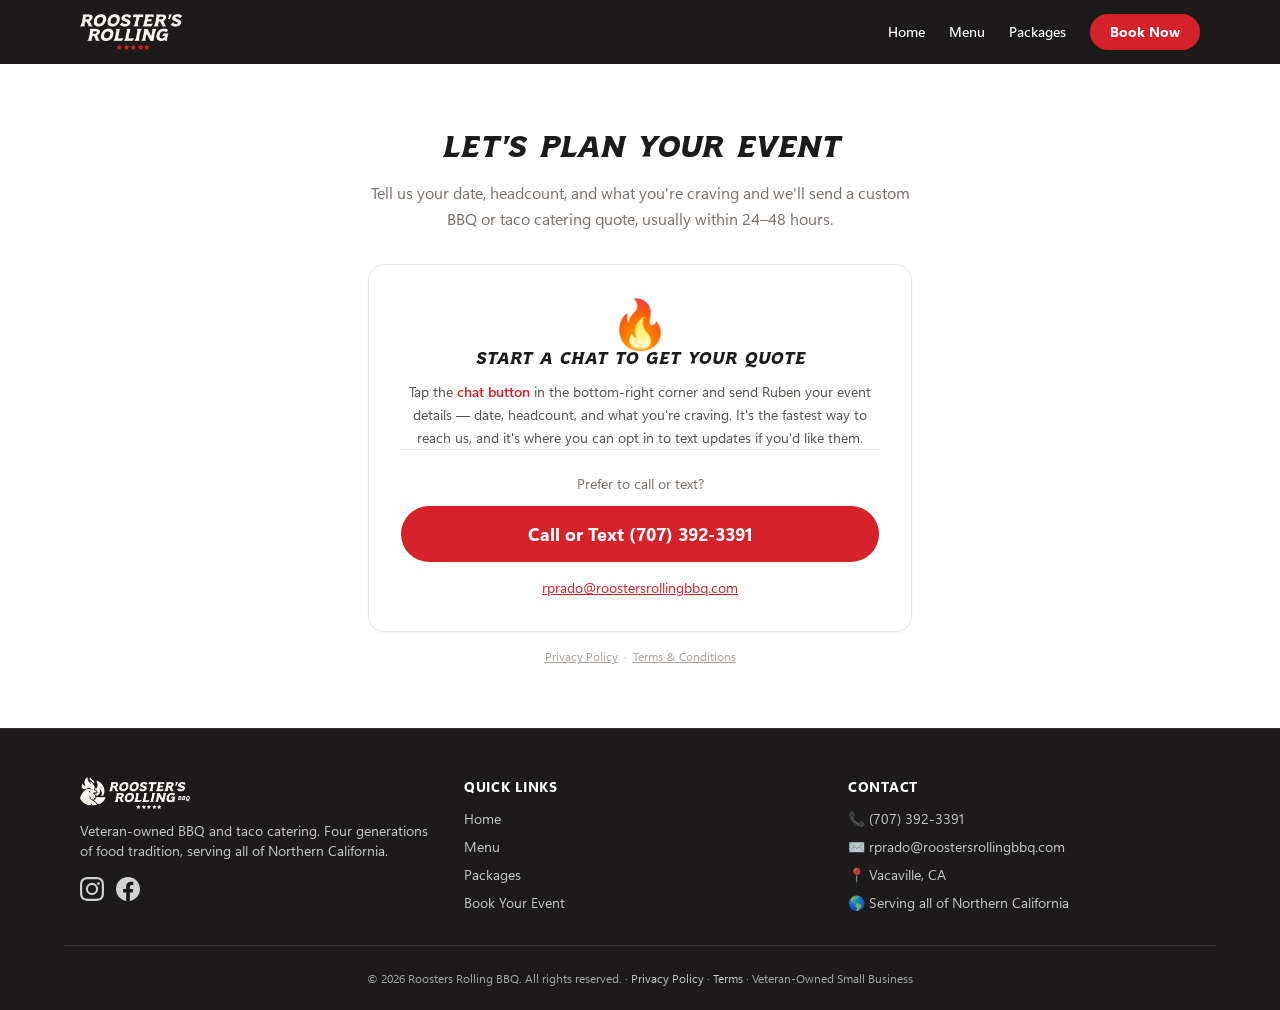
<file: book.html>
<!DOCTYPE html>
<html lang="en">
<head>
  <meta charset="UTF-8" />
  <!-- Google Tag Manager -->
  <script>(function(w,d,s,l,i){w[l]=w[l]||[];w[l].push({'gtm.start':
  new Date().getTime(),event:'gtm.js'});var f=d.getElementsByTagName(s)[0],
  j=d.createElement(s),dl=l!='dataLayer'?'&l='+l:'';j.async=true;j.src=
  'https://www.googletagmanager.com/gtm.js?id='+i+dl;f.parentNode.insertBefore(j,f);
  })(window,document,'script','dataLayer','GTM-M4TFTVSF');</script>
  <!-- End Google Tag Manager -->
  <meta name="viewport" content="width=device-width, initial-scale=1.0" />
  <title>Book Your Event — Roosters Rolling BBQ</title>
  <meta name="description" content="Book live-fire BBQ or taco catering for your Northern California event. Share your date and guest count and Roosters Rolling BBQ will send a custom quote within 24–48 hours." />
  <link rel="canonical" href="https://roostersrollingbbq.com/book.html" />
  <meta name="theme-color" content="#D5212A" />
  <link rel="icon" type="image/png" href="/assets/brand-rooster.png" />
  <link rel="apple-touch-icon" href="/assets/brand-rooster.png" />
  <meta property="og:type" content="website" />
  <meta property="og:site_name" content="Roosters Rolling BBQ" />
  <meta property="og:locale" content="en_US" />
  <meta property="og:title" content="Book Your Event — Roosters Rolling BBQ" />
  <meta property="og:description" content="Tell us your date and guest count and we'll send a custom BBQ or taco catering quote within 24–48 hours." />
  <meta property="og:url" content="https://roostersrollingbbq.com/book.html" />
  <meta property="og:image" content="https://roostersrollingbbq.com/assets/media/catering-1.jpg" />
  <meta property="og:image:width" content="1400" />
  <meta property="og:image:height" content="933" />
  <meta property="og:image:alt" content="Roosters Rolling BBQ BBQ and taco bar spread at a catered event" />
  <meta name="twitter:card" content="summary_large_image" />
  <meta name="twitter:title" content="Book Your Event — Roosters Rolling BBQ" />
  <meta name="twitter:description" content="Tell us your date and guest count and we'll send a custom catering quote within 24–48 hours." />
  <meta name="twitter:image" content="https://roostersrollingbbq.com/assets/media/catering-1.jpg" />
  <!-- Google tag (gtag.js) — GA4. MEASUREMENT ID lives here as a literal value.
       To change it, find/replace G-GP4PMEYQV2 across every *.html file, e.g.:
         grep -rl G-GP4PMEYQV2 *.html | xargs sed -i '' 's/G-GP4PMEYQV2/G-YOURID/g'
       It must remain a literal <script> in <head> on every page (do NOT inject via
       JS after load) so Google's tag detector / GA4 data-collection check sees it. -->
  <script async src="https://www.googletagmanager.com/gtag/js?id=G-GP4PMEYQV2"></script>
  <script>
    window.dataLayer = window.dataLayer || [];
    function gtag(){dataLayer.push(arguments);}
    gtag('js', new Date());
    gtag('config', 'G-GP4PMEYQV2');
  </script>
  <link rel="stylesheet" href="assets/styles.css" />
  <link rel="preload" href="assets/Tenaciou-HeavyOblique.woff2" as="font" type="font/woff2" crossorigin>
  <style>
    @font-face {
      font-family: 'Tenacious';
      src: url('assets/Tenaciou-HeavyOblique.woff2') format('woff2');
      font-display: swap;
      font-weight: 900;
    }
    @font-face {
      font-family: 'SegoeUI';
      src: url('assets/SegUIVar.woff2') format('woff2');
      font-display: swap;
      font-weight: 100 900;
    }
    :root {
      --brand-red: #D5212A;
      --brand-red-dark: #b81b23;
      --brand-offwhite: #F9F6F2;
      --brand-black: #1C1A1B;
    }
    body { font-family: 'SegoeUI', sans-serif; }
    h1, h2, h3 { font-family: 'Tenacious', serif; }
    .btn-red { background-color: var(--brand-red); transition: background-color 0.2s; }
    .btn-red:hover { background-color: var(--brand-red-dark); }
    input:focus, textarea:focus { outline: none; box-shadow: 0 0 0 2px var(--brand-red); }
    .sr-only { position: absolute; width: 1px; height: 1px; padding: 0; margin: -1px; overflow: hidden; clip: rect(0,0,0,0); white-space: nowrap; border: 0; }
    a:focus-visible, button:focus-visible, input:focus-visible, textarea:focus-visible, [tabindex]:focus-visible { outline: 3px solid var(--brand-red); outline-offset: 2px; border-radius: 4px; }
    .skip-link { position: absolute; left: 8px; top: -48px; z-index: 100; background: var(--brand-red); color: #fff; padding: 10px 16px; border-radius: 0 0 8px 8px; font-weight: 700; transition: top 0.15s; }
    .skip-link:focus { top: 0; }
  </style>
</head>
<body style="background:#fff;">
  <!-- Google Tag Manager (noscript) -->
  <noscript><iframe src="https://www.googletagmanager.com/ns.html?id=GTM-M4TFTVSF"
  height="0" width="0" style="display:none;visibility:hidden"></iframe></noscript>
  <!-- End Google Tag Manager (noscript) -->

  <a href="#main" class="skip-link">Skip to content</a>

  <!-- NAVBAR -->
  <nav class="fixed top-0 left-0 right-0 z-50" style="background-color:var(--brand-black);">
    <div class="max-w-6xl mx-auto px-4 flex items-center justify-between h-16">
      <a href="index.html"><img src="assets/logo-logotype-white.png" alt="Roosters Rolling BBQ" style="height:36px;" /></a>
      <div class="hidden md:flex items-center gap-6">
        <a href="index.html" class="text-white text-sm font-medium hover:text-red-400 transition-colors">Home</a>
        <a href="menu.html" class="text-white text-sm font-medium hover:text-red-400 transition-colors">Menu</a>
        <a href="packages.html" class="text-white text-sm font-medium hover:text-red-400 transition-colors">Packages</a>
        <a href="book.html" class="btn-red text-white text-sm font-bold px-5 py-2 rounded-full">Book Now</a>
      </div>
      <button id="menuBtn" class="md:hidden text-white" aria-label="Toggle navigation menu" aria-expanded="false" aria-controls="mobileMenu">
        <svg id="iconOpen" class="w-6 h-6" fill="none" stroke="currentColor" viewBox="0 0 24 24"><path stroke-linecap="round" stroke-linejoin="round" stroke-width="2" d="M4 6h16M4 12h16M4 18h16"/></svg>
        <svg id="iconClose" class="w-6 h-6 hidden" fill="none" stroke="currentColor" viewBox="0 0 24 24"><path stroke-linecap="round" stroke-linejoin="round" stroke-width="2" d="M6 18L18 6M6 6l12 12"/></svg>
      </button>
    </div>
    <div id="mobileMenu" class="hidden md:hidden px-4 pb-4 flex flex-col gap-3" style="background-color:var(--brand-black);">
      <a href="index.html" class="text-white text-sm font-medium py-2 border-b border-white/10">Home</a>
      <a href="menu.html" class="text-white text-sm font-medium py-2 border-b border-white/10">Menu</a>
      <a href="packages.html" class="text-white text-sm font-medium py-2 border-b border-white/10">Packages</a>
      <a href="book.html" class="btn-red text-white text-sm font-bold px-5 py-2.5 rounded-full text-center mt-1">Book Now</a>
    </div>
  </nav>
  <div id="main" tabindex="-1" style="height:64px;"></div>

  <!-- FORM -->
  <div class="max-w-xl mx-auto px-4 py-16">
    <div class="text-center mb-8">
      <h1 class="text-4xl font-black mb-3" style="color:var(--brand-black);">Let's Plan Your Event</h1>
      <p class="text-stone-500 leading-relaxed">Tell us your date, headcount, and what you're craving and we'll send a custom BBQ or taco catering quote, usually within 24–48 hours.</p>
    </div>

    <div class="bg-white rounded-2xl border border-stone-200 p-8 shadow-sm text-center space-y-6">
      <div class="text-5xl" aria-hidden="true">🔥</div>
      <div>
        <h2 class="text-xl font-bold mb-2" style="color:var(--brand-black);">Start a chat to get your quote</h2>
        <p class="text-sm text-stone-600 leading-relaxed">
          Tap the <span class="font-semibold" style="color:var(--brand-red);">chat button</span> in the bottom-right
          corner and send Ruben your event details — date, headcount, and what you're craving. It's the fastest way
          to reach us, and it's where you can opt in to text updates if you'd like them.
        </p>
      </div>

      <div class="border-t border-stone-100 pt-6">
        <p class="text-sm text-stone-500 mb-3">Prefer to call or text?</p>
        <a href="tel:+17073923391" class="block w-full btn-red font-bold py-3.5 rounded-full text-white text-lg">
          Call or Text (707) 392-3391
        </a>
        <a href="mailto:rprado@roostersrollingbbq.com" class="inline-block mt-4 text-sm underline" style="color:var(--brand-red);">
          rprado@roostersrollingbbq.com
        </a>
      </div>
    </div>

    <p class="text-xs text-stone-400 text-center mt-4">
      <a href="privacy.html" class="underline hover:text-stone-600 transition-colors">Privacy Policy</a>
      &nbsp;·&nbsp;
      <a href="terms.html" class="underline hover:text-stone-600 transition-colors">Terms &amp; Conditions</a>
    </p>
  </div>

  <!-- FOOTER -->
  <footer style="background-color:var(--brand-black);" class="text-white pt-12 pb-6 border-t border-white/10">
    <div class="max-w-6xl mx-auto px-4 grid md:grid-cols-3 gap-8 mb-8">
      <div>
        <img src="assets/logo-horizontal-white.png" alt="Roosters Rolling BBQ" style="height:32px;" class="mb-3" />
        <p class="text-sm" style="color:rgba(255,255,255,0.75);">Veteran-owned BBQ and taco catering. Four generations of food tradition, serving all of Northern California.</p>
        <!-- TODO (owner): replace the Instagram and Facebook URLs with your real profile links. -->
        <div class="flex gap-3 mt-4">
          <a href="https://www.instagram.com/YOUR_INSTAGRAM_HANDLE" target="_blank" rel="noopener" aria-label="Roosters Rolling BBQ on Instagram" class="transition-opacity hover:opacity-100" style="color:rgba(255,255,255,0.8);">
            <svg class="w-6 h-6" fill="currentColor" viewBox="0 0 24 24" aria-hidden="true"><path d="M12 2.16c3.2 0 3.58.01 4.85.07 1.17.05 1.8.25 2.23.41.56.22.96.48 1.38.9.42.42.68.82.9 1.38.16.42.36 1.06.41 2.23.06 1.27.07 1.65.07 4.85s-.01 3.58-.07 4.85c-.05 1.17-.25 1.8-.41 2.23-.22.56-.48.96-.9 1.38-.42.42-.82.68-1.38.9-.42.16-1.06.36-2.23.41-1.27.06-1.65.07-4.85.07s-3.58-.01-4.85-.07c-1.17-.05-1.8-.25-2.23-.41-.56-.22-.96-.48-1.38-.9-.42-.42-.68-.82-.9-1.38-.16-.42-.36-1.06-.41-2.23-.06-1.27-.07-1.65-.07-4.85s.01-3.58.07-4.85c.05-1.17.25-1.8.41-2.23.22-.56.48-.96.9-1.38.42-.42.82-.68 1.38-.9.42-.16 1.06-.36 2.23-.41 1.27-.06 1.65-.07 4.85-.07M12 0C8.74 0 8.33.01 7.05.07 5.78.13 4.9.33 4.14.63c-.79.31-1.46.72-2.13 1.38C1.35 2.68.94 3.35.63 4.14.33 4.9.13 5.78.07 7.05.01 8.33 0 8.74 0 12s.01 3.67.07 4.95c.06 1.27.26 2.15.56 2.91.31.79.72 1.46 1.38 2.13.67.66 1.34 1.07 2.13 1.38.76.3 1.64.5 2.91.56C8.33 23.99 8.74 24 12 24s3.67-.01 4.95-.07c1.27-.06 2.15-.26 2.91-.56.79-.31 1.46-.72 2.13-1.38.66-.67 1.07-1.34 1.38-2.13.3-.76.5-1.64.56-2.91.06-1.28.07-1.69.07-4.95s-.01-3.67-.07-4.95c-.06-1.27-.26-2.15-.56-2.91-.31-.79-.72-1.46-1.38-2.13C21.32 1.35 20.65.94 19.86.63 19.1.33 18.22.13 16.95.07 15.67.01 15.26 0 12 0zm0 5.84A6.16 6.16 0 1 0 18.16 12 6.16 6.16 0 0 0 12 5.84zM12 16a4 4 0 1 1 4-4 4 4 0 0 1-4 4zm6.41-10.85a1.44 1.44 0 1 0 1.44 1.44 1.44 1.44 0 0 0-1.44-1.44z"/></svg>
          </a>
          <a href="https://www.facebook.com/YOUR_FACEBOOK_PAGE" target="_blank" rel="noopener" aria-label="Roosters Rolling BBQ on Facebook" class="transition-opacity hover:opacity-100" style="color:rgba(255,255,255,0.8);">
            <svg class="w-6 h-6" fill="currentColor" viewBox="0 0 24 24" aria-hidden="true"><path d="M24 12.07C24 5.4 18.63 0 12 0S0 5.4 0 12.07c0 6.03 4.39 11.03 10.13 11.93v-8.44H7.08v-3.49h3.05V9.41c0-3.02 1.79-4.69 4.53-4.69 1.31 0 2.68.24 2.68.24v2.97h-1.51c-1.49 0-1.96.93-1.96 1.89v2.25h3.33l-.53 3.49h-2.8V24C19.61 23.1 24 18.1 24 12.07z"/></svg>
          </a>
        </div>
      </div>
      <div>
        <h4 class="font-bold text-sm mb-3 tracking-wider uppercase">Quick Links</h4>
        <div class="flex flex-col gap-2">
          <a href="index.html" class="text-sm hover:text-white transition-colors" style="color:rgba(255,255,255,0.75);">Home</a>
          <a href="menu.html" class="text-sm hover:text-white transition-colors" style="color:rgba(255,255,255,0.75);">Menu</a>
          <a href="packages.html" class="text-sm hover:text-white transition-colors" style="color:rgba(255,255,255,0.75);">Packages</a>
          <a href="book.html" class="text-sm hover:text-white transition-colors" style="color:rgba(255,255,255,0.75);">Book Your Event</a>
        </div>
      </div>
      <div>
        <h4 class="font-bold text-sm mb-3 tracking-wider uppercase">Contact</h4>
        <div class="flex flex-col gap-2 text-sm" style="color:rgba(255,255,255,0.75);">
          <a href="tel:+17073923391" class="hover:text-white transition-colors">📞 (707) 392-3391</a>
          <a href="mailto:rprado@roostersrollingbbq.com" class="hover:text-white transition-colors">✉️ rprado@roostersrollingbbq.com</a>
          <span>📍 Vacaville, CA</span>
          <span>🌎 Serving all of Northern California</span>
        </div>
      </div>
    </div>
    <div class="max-w-6xl mx-auto px-4 border-t border-white/10 pt-6 text-center text-xs" style="color:rgba(255,255,255,0.6);">
      © <span id="yr"></span> Roosters Rolling BBQ. All rights reserved. ·
      <a href="privacy.html" class="hover:text-white transition-colors" style="color:rgba(255,255,255,0.75);">Privacy Policy</a> ·
      <a href="terms.html" class="hover:text-white transition-colors" style="color:rgba(255,255,255,0.75);">Terms</a> ·
      Veteran-Owned Small Business
    </div>
  </footer>

  <script>
    document.getElementById('yr').textContent = new Date().getFullYear();

    // Mobile menu
    const menuBtn = document.getElementById('menuBtn');
    const mobileMenu = document.getElementById('mobileMenu');
    const iconOpen = document.getElementById('iconOpen');
    const iconClose = document.getElementById('iconClose');
    menuBtn.addEventListener('click', () => {
      const isHidden = mobileMenu.classList.toggle('hidden');
      iconOpen.classList.toggle('hidden', !isHidden);
      iconClose.classList.toggle('hidden', isHidden);
      menuBtn.setAttribute('aria-expanded', String(!isHidden));
    });

  </script>
  <!-- GA4 lead-event tracking (Call / Email / Chat) — see assets/analytics-events.js -->
  <script src="/assets/analytics-events.js?v=1" defer></script>
  <!-- LeadConnector chat widget - single canonical SMS opt-in (A2P 10DLC) -->
  <script src="https://widgets.leadconnectorhq.com/loader.js" data-resources-url="https://widgets.leadconnectorhq.com/chat-widget/loader.js" data-widget-id="6a224644e53da97e71bd548a" data-source="WEB_USER"></script>
</body>
</html>
</file>
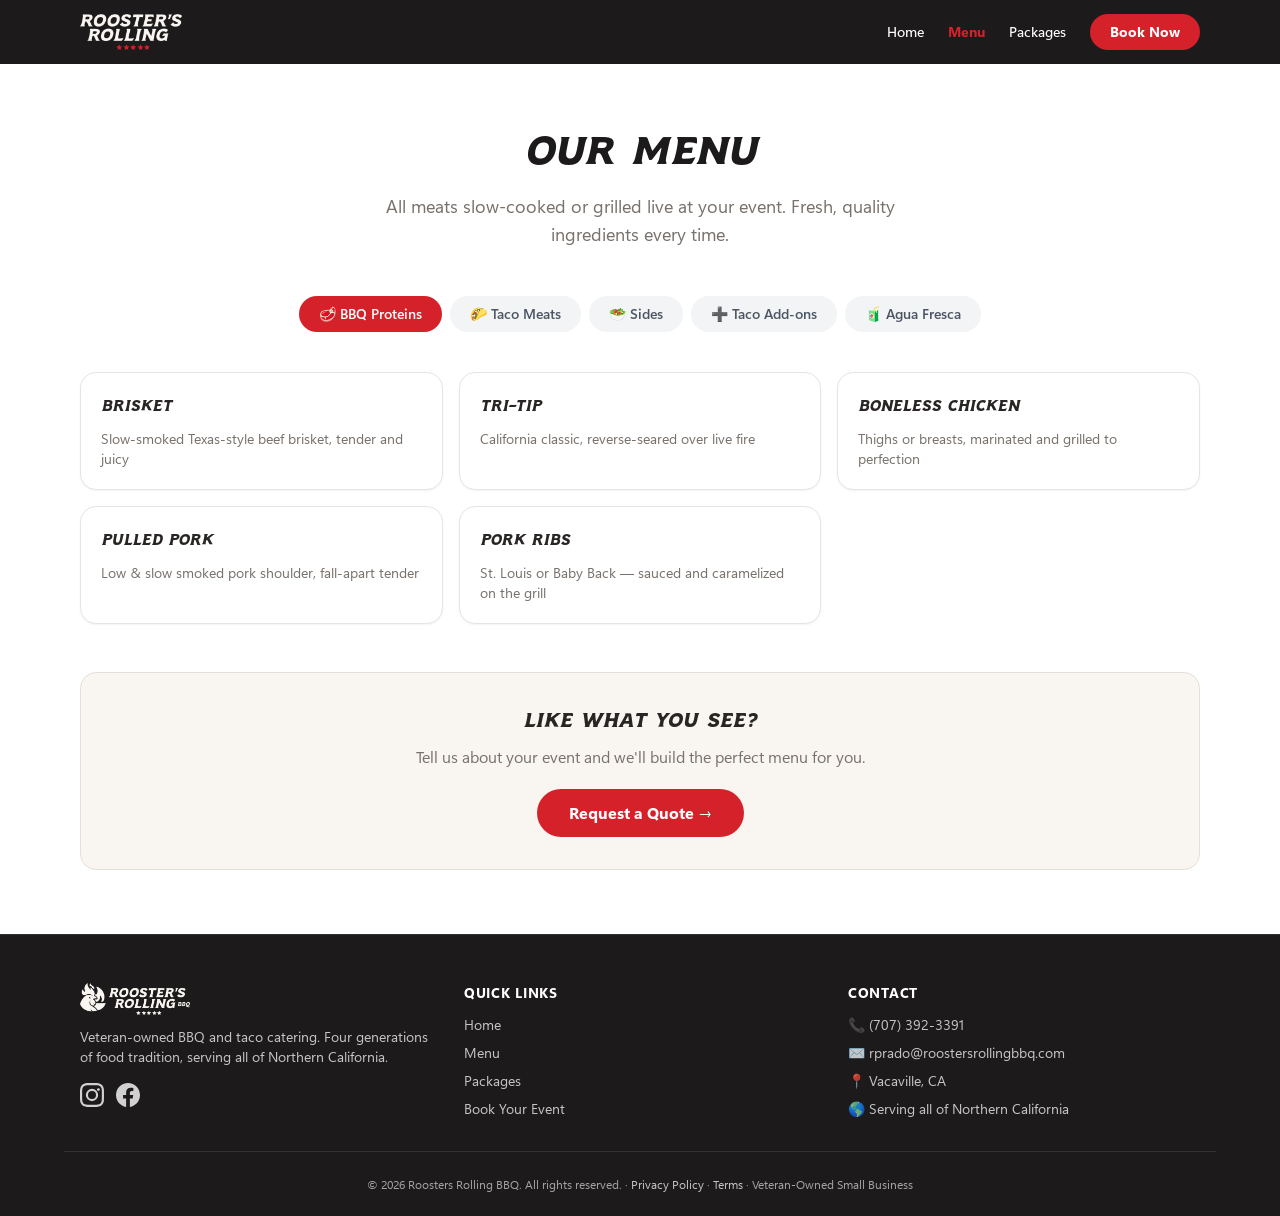
<file: menu.html>
<!DOCTYPE html>
<html lang="en">
<head>
  <meta charset="UTF-8" />
  <!-- Google Tag Manager -->
  <script>(function(w,d,s,l,i){w[l]=w[l]||[];w[l].push({'gtm.start':
  new Date().getTime(),event:'gtm.js'});var f=d.getElementsByTagName(s)[0],
  j=d.createElement(s),dl=l!='dataLayer'?'&l='+l:'';j.async=true;j.src=
  'https://www.googletagmanager.com/gtm.js?id='+i+dl;f.parentNode.insertBefore(j,f);
  })(window,document,'script','dataLayer','GTM-M4TFTVSF');</script>
  <!-- End Google Tag Manager -->
  <meta name="viewport" content="width=device-width, initial-scale=1.0" />
  <title>BBQ & Taco Menu — Roosters Rolling BBQ</title>
  <meta name="description" content="Explore the Roosters Rolling BBQ catering menu — smoked brisket, tri-tip, carne asada and al pastor street tacos, homestyle sides, and agua frescas, all cooked live at your event." />
  <link rel="canonical" href="https://roostersrollingbbq.com/menu.html" />
  <meta name="theme-color" content="#D5212A" />
  <link rel="icon" type="image/png" href="/assets/brand-rooster.png" />
  <link rel="apple-touch-icon" href="/assets/brand-rooster.png" />
  <meta property="og:type" content="website" />
  <meta property="og:site_name" content="Roosters Rolling BBQ" />
  <meta property="og:locale" content="en_US" />
  <meta property="og:title" content="BBQ & Taco Catering Menu — Roosters Rolling BBQ" />
  <meta property="og:description" content="Smoked brisket, tri-tip, carne asada and al pastor tacos, homestyle sides, and agua frescas — all cooked live at your event." />
  <meta property="og:url" content="https://roostersrollingbbq.com/menu.html" />
  <meta property="og:image" content="https://roostersrollingbbq.com/assets/media/catering-1.jpg" />
  <meta property="og:image:width" content="1400" />
  <meta property="og:image:height" content="933" />
  <meta property="og:image:alt" content="Roosters Rolling BBQ BBQ and taco bar spread at a catered event" />
  <meta name="twitter:card" content="summary_large_image" />
  <meta name="twitter:title" content="BBQ & Taco Catering Menu — Roosters Rolling BBQ" />
  <meta name="twitter:description" content="Smoked brisket, tri-tip, carne asada and al pastor tacos, sides, and agua frescas — cooked live at your event." />
  <meta name="twitter:image" content="https://roostersrollingbbq.com/assets/media/catering-1.jpg" />
  <!-- Google tag (gtag.js) — GA4. MEASUREMENT ID lives here as a literal value.
       To change it, find/replace G-GP4PMEYQV2 across every *.html file, e.g.:
         grep -rl G-GP4PMEYQV2 *.html | xargs sed -i '' 's/G-GP4PMEYQV2/G-YOURID/g'
       It must remain a literal <script> in <head> on every page (do NOT inject via
       JS after load) so Google's tag detector / GA4 data-collection check sees it. -->
  <script async src="https://www.googletagmanager.com/gtag/js?id=G-GP4PMEYQV2"></script>
  <script>
    window.dataLayer = window.dataLayer || [];
    function gtag(){dataLayer.push(arguments);}
    gtag('js', new Date());
    gtag('config', 'G-GP4PMEYQV2');
  </script>
  <link rel="stylesheet" href="assets/styles.css" />
  <link rel="preload" href="assets/Tenaciou-HeavyOblique.woff2" as="font" type="font/woff2" crossorigin>
  <style>
    @font-face {
      font-family: 'Tenacious';
      src: url('assets/Tenaciou-HeavyOblique.woff2') format('woff2');
      font-display: swap;
      font-weight: 900;
    }
    @font-face {
      font-family: 'SegoeUI';
      src: url('assets/SegUIVar.woff2') format('woff2');
      font-display: swap;
      font-weight: 100 900;
    }
    :root {
      --brand-red: #D5212A;
      --brand-red-dark: #b81b23;
      --brand-offwhite: #F9F6F2;
      --brand-black: #1C1A1B;
    }
    body { font-family: 'SegoeUI', sans-serif; }
    h1, h2, h3 { font-family: 'Tenacious', serif; }
    .btn-red { background-color: var(--brand-red); transition: background-color 0.2s; }
    .btn-red:hover { background-color: var(--brand-red-dark); }
    .tab-btn { transition: background-color 0.2s, color 0.2s; }
    .sr-only { position: absolute; width: 1px; height: 1px; padding: 0; margin: -1px; overflow: hidden; clip: rect(0,0,0,0); white-space: nowrap; border: 0; }
    a:focus-visible, button:focus-visible, input:focus-visible, textarea:focus-visible, [tabindex]:focus-visible { outline: 3px solid var(--brand-red); outline-offset: 2px; border-radius: 4px; }
    .skip-link { position: absolute; left: 8px; top: -48px; z-index: 100; background: var(--brand-red); color: #fff; padding: 10px 16px; border-radius: 0 0 8px 8px; font-weight: 700; transition: top 0.15s; }
    .skip-link:focus { top: 0; }
  </style>
</head>
<body style="background:#fff;">
  <!-- Google Tag Manager (noscript) -->
  <noscript><iframe src="https://www.googletagmanager.com/ns.html?id=GTM-M4TFTVSF"
  height="0" width="0" style="display:none;visibility:hidden"></iframe></noscript>
  <!-- End Google Tag Manager (noscript) -->

  <a href="#main" class="skip-link">Skip to content</a>

  <!-- NAVBAR -->
  <nav class="fixed top-0 left-0 right-0 z-50" style="background-color:var(--brand-black);">
    <div class="max-w-6xl mx-auto px-4 flex items-center justify-between h-16">
      <a href="index.html"><img src="assets/logo-logotype-white.png" alt="Roosters Rolling BBQ" style="height:36px;" /></a>
      <div class="hidden md:flex items-center gap-6">
        <a href="index.html" class="text-white text-sm font-medium hover:text-red-400 transition-colors">Home</a>
        <a href="menu.html" class="text-sm font-bold" style="color:var(--brand-red);">Menu</a>
        <a href="packages.html" class="text-white text-sm font-medium hover:text-red-400 transition-colors">Packages</a>
        <a href="book.html" class="btn-red text-white text-sm font-bold px-5 py-2 rounded-full">Book Now</a>
      </div>
      <button id="menuBtn" class="md:hidden text-white" aria-label="Toggle navigation menu" aria-expanded="false" aria-controls="mobileMenu">
        <svg id="iconOpen" class="w-6 h-6" fill="none" stroke="currentColor" viewBox="0 0 24 24"><path stroke-linecap="round" stroke-linejoin="round" stroke-width="2" d="M4 6h16M4 12h16M4 18h16"/></svg>
        <svg id="iconClose" class="w-6 h-6 hidden" fill="none" stroke="currentColor" viewBox="0 0 24 24"><path stroke-linecap="round" stroke-linejoin="round" stroke-width="2" d="M6 18L18 6M6 6l12 12"/></svg>
      </button>
    </div>
    <div id="mobileMenu" class="hidden md:hidden px-4 pb-4 flex flex-col gap-3" style="background-color:var(--brand-black);">
      <a href="index.html" class="text-white text-sm font-medium py-2 border-b border-white/10">Home</a>
      <a href="menu.html" class="text-sm font-bold py-2 border-b border-white/10" style="color:var(--brand-red);">Menu</a>
      <a href="packages.html" class="text-white text-sm font-medium py-2 border-b border-white/10">Packages</a>
      <a href="book.html" class="btn-red text-white text-sm font-bold px-5 py-2.5 rounded-full text-center mt-1">Book Now</a>
    </div>
  </nav>
  <div id="main" tabindex="-1" style="height:64px;"></div>

  <!-- PAGE CONTENT -->
  <div class="max-w-6xl mx-auto px-4 py-16">
    <div class="text-center mb-12">
      <h1 class="text-5xl font-black mb-4" style="color:var(--brand-black);">Our Menu</h1>
      <p class="text-lg text-stone-500 max-w-xl mx-auto">All meats slow-cooked or grilled live at your event. Fresh, quality ingredients every time.</p>
    </div>

    <!-- TABS -->
    <div class="flex flex-wrap gap-2 justify-center mb-10" role="tablist" aria-label="Menu categories">
      <button class="tab-btn px-5 py-2 rounded-full text-sm font-semibold" data-tab="bbqProteins" role="tab" id="tab-bbqProteins" aria-controls="bbqProteins" aria-selected="true" tabindex="0" style="background-color:var(--brand-red);color:white;">🥩 BBQ Proteins</button>
      <button class="tab-btn px-5 py-2 rounded-full text-sm font-semibold bg-gray-100 text-gray-600" data-tab="tacoMeats" role="tab" id="tab-tacoMeats" aria-controls="tacoMeats" aria-selected="false" tabindex="-1">🌮 Taco Meats</button>
      <button class="tab-btn px-5 py-2 rounded-full text-sm font-semibold bg-gray-100 text-gray-600" data-tab="sides" role="tab" id="tab-sides" aria-controls="sides" aria-selected="false" tabindex="-1">🥗 Sides</button>
      <button class="tab-btn px-5 py-2 rounded-full text-sm font-semibold bg-gray-100 text-gray-600" data-tab="tacoAddons" role="tab" id="tab-tacoAddons" aria-controls="tacoAddons" aria-selected="false" tabindex="-1">➕ Taco Add-ons</button>
      <button class="tab-btn px-5 py-2 rounded-full text-sm font-semibold bg-gray-100 text-gray-600" data-tab="drinks" role="tab" id="tab-drinks" aria-controls="drinks" aria-selected="false" tabindex="-1">🧃 Agua Fresca</button>
    </div>

    <!-- TAB PANELS -->
    <div id="bbqProteins" class="tab-panel grid sm:grid-cols-2 lg:grid-cols-3 gap-4 mb-12" role="tabpanel" aria-labelledby="tab-bbqProteins" tabindex="0">
      <div class="bg-white border border-stone-200 rounded-2xl p-5 flex flex-col gap-2 shadow-sm hover:shadow-md transition-shadow"><h3 class="font-bold text-stone-800 text-lg">Brisket</h3><p class="text-stone-500 text-sm">Slow-smoked Texas-style beef brisket, tender and juicy</p></div>
      <div class="bg-white border border-stone-200 rounded-2xl p-5 flex flex-col gap-2 shadow-sm hover:shadow-md transition-shadow"><h3 class="font-bold text-stone-800 text-lg">Tri-Tip</h3><p class="text-stone-500 text-sm">California classic, reverse-seared over live fire</p></div>
      <div class="bg-white border border-stone-200 rounded-2xl p-5 flex flex-col gap-2 shadow-sm hover:shadow-md transition-shadow"><h3 class="font-bold text-stone-800 text-lg">Boneless Chicken</h3><p class="text-stone-500 text-sm">Thighs or breasts, marinated and grilled to perfection</p></div>
      <div class="bg-white border border-stone-200 rounded-2xl p-5 flex flex-col gap-2 shadow-sm hover:shadow-md transition-shadow"><h3 class="font-bold text-stone-800 text-lg">Pulled Pork</h3><p class="text-stone-500 text-sm">Low & slow smoked pork shoulder, fall-apart tender</p></div>
      <div class="bg-white border border-stone-200 rounded-2xl p-5 flex flex-col gap-2 shadow-sm hover:shadow-md transition-shadow"><h3 class="font-bold text-stone-800 text-lg">Pork Ribs</h3><p class="text-stone-500 text-sm">St. Louis or Baby Back — sauced and caramelized on the grill</p></div>
    </div>

    <div id="tacoMeats" class="tab-panel hidden grid sm:grid-cols-2 lg:grid-cols-3 gap-4 mb-12" role="tabpanel" aria-labelledby="tab-tacoMeats" tabindex="0">
      <div class="bg-white border border-stone-200 rounded-2xl p-5 flex flex-col gap-2 shadow-sm hover:shadow-md transition-shadow"><h3 class="font-bold text-stone-800 text-lg">Carne Asada</h3><p class="text-stone-500 text-sm">Grilled and sliced seasoned beef — a crowd favorite</p></div>
      <div class="bg-white border border-stone-200 rounded-2xl p-5 flex flex-col gap-2 shadow-sm hover:shadow-md transition-shadow"><h3 class="font-bold text-stone-800 text-lg">Grilled Chicken</h3><p class="text-stone-500 text-sm">Marinated and grilled, sliced fresh to order</p></div>
      <div class="bg-white border border-stone-200 rounded-2xl p-5 flex flex-col gap-2 shadow-sm hover:shadow-md transition-shadow"><h3 class="font-bold text-stone-800 text-lg">Al Pastor (Pork)</h3><p class="text-stone-500 text-sm">Achiote-spiced pork with a sweet char</p></div>
      <div class="bg-white border border-dashed border-stone-300 rounded-2xl p-5 flex flex-col gap-2 shadow-sm hover:shadow-md transition-shadow"><h3 class="font-bold text-stone-800 text-lg">Grilled Veggies <span class="text-xs font-semibold uppercase tracking-wide align-middle" style="color:var(--brand-red);">Add-on</span></h3><p class="text-stone-500 text-sm">Seasonal vegetables, grilled with olive oil and herbs. Not included in the taco packages — add to any package.</p><span class="font-bold text-sm" style="color:var(--brand-red);">+$3/pp</span></div>
    </div>

    <div id="sides" class="tab-panel hidden grid sm:grid-cols-2 lg:grid-cols-3 gap-4 mb-12" role="tabpanel" aria-labelledby="tab-sides" tabindex="0">
      <div class="bg-white border border-stone-200 rounded-2xl p-5 flex flex-col gap-2 shadow-sm hover:shadow-md transition-shadow"><h3 class="font-bold text-stone-800 text-lg">Mac & Cheese</h3><p class="text-stone-500 text-sm">Creamy homestyle macaroni and cheese</p></div>
      <div class="bg-white border border-stone-200 rounded-2xl p-5 flex flex-col gap-2 shadow-sm hover:shadow-md transition-shadow"><h3 class="font-bold text-stone-800 text-lg">Mashed Potatoes</h3><p class="text-stone-500 text-sm">Buttery, smooth mashed potatoes</p></div>
      <div class="bg-white border border-stone-200 rounded-2xl p-5 flex flex-col gap-2 shadow-sm hover:shadow-md transition-shadow"><h3 class="font-bold text-stone-800 text-lg">Coleslaw</h3><p class="text-stone-500 text-sm">Classic creamy coleslaw with a touch of vinegar</p></div>
      <div class="bg-white border border-stone-200 rounded-2xl p-5 flex flex-col gap-2 shadow-sm hover:shadow-md transition-shadow"><h3 class="font-bold text-stone-800 text-lg">Grilled Veggies</h3><p class="text-stone-500 text-sm">Seasonal vegetables grilled over open flame</p></div>
      <div class="bg-white border border-stone-200 rounded-2xl p-5 flex flex-col gap-2 shadow-sm hover:shadow-md transition-shadow"><h3 class="font-bold text-stone-800 text-lg">Garlic Parmesan Pasta</h3><p class="text-stone-500 text-sm">Pasta with asparagus in garlic parmesan sauce</p></div>
      <div class="bg-white border border-stone-200 rounded-2xl p-5 flex flex-col gap-2 shadow-sm hover:shadow-md transition-shadow"><h3 class="font-bold text-stone-800 text-lg">Baked Beans</h3><p class="text-stone-500 text-sm">Slow-cooked BBQ baked beans with bacon</p></div>
      <div class="bg-white border border-stone-200 rounded-2xl p-5 flex flex-col gap-2 shadow-sm hover:shadow-md transition-shadow"><h3 class="font-bold text-stone-800 text-lg">Caesar Salad</h3><p class="text-stone-500 text-sm">Romaine, croutons, parmesan, and house Caesar dressing</p></div>
      <div class="bg-white border border-stone-200 rounded-2xl p-5 flex flex-col gap-2 shadow-sm hover:shadow-md transition-shadow"><h3 class="font-bold text-stone-800 text-lg">Garden Salad</h3><p class="text-stone-500 text-sm">Fresh mixed greens with your choice of dressing</p></div>
      <div class="bg-white border border-stone-200 rounded-2xl p-5 flex flex-col gap-2 shadow-sm hover:shadow-md transition-shadow"><h3 class="font-bold text-stone-800 text-lg">Macaroni Salad</h3><p class="text-stone-500 text-sm">Cold pasta salad with mayo, celery, and pickles</p></div>
      <div class="bg-white border border-stone-200 rounded-2xl p-5 flex flex-col gap-2 shadow-sm hover:shadow-md transition-shadow"><h3 class="font-bold text-stone-800 text-lg">Potato Salad</h3><p class="text-stone-500 text-sm">Classic potato salad with mustard and herbs</p></div>
    </div>

    <div id="tacoAddons" class="tab-panel hidden grid sm:grid-cols-2 lg:grid-cols-3 gap-4 mb-12" role="tabpanel" aria-labelledby="tab-tacoAddons" tabindex="0">
      <div class="bg-white border border-stone-200 rounded-2xl p-5 flex flex-col gap-2 shadow-sm hover:shadow-md transition-shadow"><h3 class="font-bold text-stone-800 text-lg">Grilled Veggies</h3><p class="text-stone-500 text-sm">Add grilled veggies to your taco bar</p><span class="font-bold text-sm" style="color:var(--brand-red);">+$3/pp</span></div>
      <div class="bg-white border border-stone-200 rounded-2xl p-5 flex flex-col gap-2 shadow-sm hover:shadow-md transition-shadow"><h3 class="font-bold text-stone-800 text-lg">Guacamole</h3><p class="text-stone-500 text-sm">Fresh housemade guacamole</p><span class="font-bold text-sm" style="color:var(--brand-red);">+$5/pp</span></div>
      <div class="bg-white border border-stone-200 rounded-2xl p-5 flex flex-col gap-2 shadow-sm hover:shadow-md transition-shadow"><h3 class="font-bold text-stone-800 text-lg">Cheese</h3><p class="text-stone-500 text-sm">Shredded cheese blend</p><span class="font-bold text-sm" style="color:var(--brand-red);">+$3/pp</span></div>
      <div class="bg-white border border-stone-200 rounded-2xl p-5 flex flex-col gap-2 shadow-sm hover:shadow-md transition-shadow"><h3 class="font-bold text-stone-800 text-lg">Sour Cream</h3><p class="text-stone-500 text-sm">Fresh sour cream</p><span class="font-bold text-sm" style="color:var(--brand-red);">+$3/pp</span></div>
    </div>

    <div id="drinks" class="tab-panel hidden grid sm:grid-cols-2 lg:grid-cols-3 gap-4 mb-12" role="tabpanel" aria-labelledby="tab-drinks" tabindex="0">
      <div class="bg-white border border-stone-200 rounded-2xl p-5 flex flex-col gap-2 shadow-sm hover:shadow-md transition-shadow"><h3 class="font-bold text-stone-800 text-lg">Horchata</h3><p class="text-stone-500 text-sm">Classic creamy rice and cinnamon drink</p><span class="font-bold text-sm" style="color:var(--brand-red);">$75/jug</span></div>
      <div class="bg-white border border-stone-200 rounded-2xl p-5 flex flex-col gap-2 shadow-sm hover:shadow-md transition-shadow"><h3 class="font-bold text-stone-800 text-lg">Jamaica</h3><p class="text-stone-500 text-sm">Hibiscus flower iced tea — refreshing and tart</p><span class="font-bold text-sm" style="color:var(--brand-red);">$75/jug</span></div>
      <div class="bg-white border border-stone-200 rounded-2xl p-5 flex flex-col gap-2 shadow-sm hover:shadow-md transition-shadow"><h3 class="font-bold text-stone-800 text-lg">Strawberry</h3><p class="text-stone-500 text-sm">Fresh strawberry agua fresca</p><span class="font-bold text-sm" style="color:var(--brand-red);">$75/jug</span></div>
      <div class="bg-white border border-stone-200 rounded-2xl p-5 flex flex-col gap-2 shadow-sm hover:shadow-md transition-shadow"><h3 class="font-bold text-stone-800 text-lg">Cucumber</h3><p class="text-stone-500 text-sm">Cucumber-lime agua fresca — cool and crisp</p><span class="font-bold text-sm" style="color:var(--brand-red);">$75/jug</span></div>
      <div class="bg-white border border-stone-200 rounded-2xl p-5 flex flex-col gap-2 shadow-sm hover:shadow-md transition-shadow"><h3 class="font-bold text-stone-800 text-lg">Tamarindo</h3><p class="text-stone-500 text-sm">Sweet and tangy tamarind agua fresca</p><span class="font-bold text-sm" style="color:var(--brand-red);">$75/jug</span></div>
      <div class="bg-white border border-stone-200 rounded-2xl p-5 flex flex-col gap-2 shadow-sm hover:shadow-md transition-shadow"><h3 class="font-bold text-stone-800 text-lg">Piña</h3><p class="text-stone-500 text-sm">Fresh pineapple agua fresca</p><span class="font-bold text-sm" style="color:var(--brand-red);">$75/jug</span></div>
    </div>

    <!-- CTA -->
    <div class="rounded-2xl p-8 text-center" style="background-color:var(--brand-offwhite);border:1px solid #e5e0d8;">
      <h3 class="text-2xl font-black text-stone-800 mb-2">Like what you see?</h3>
      <p class="text-stone-500 mb-5">Tell us about your event and we'll build the perfect menu for you.</p>
      <a href="book.html" class="inline-block btn-red font-bold px-8 py-3 rounded-full text-white">Request a Quote →</a>
    </div>
  </div>

  <!-- FOOTER -->
  <footer style="background-color:var(--brand-black);" class="text-white pt-12 pb-6 border-t border-white/10">
    <div class="max-w-6xl mx-auto px-4 grid md:grid-cols-3 gap-8 mb-8">
      <div>
        <img src="assets/logo-horizontal-white.png" alt="Roosters Rolling BBQ" style="height:32px;" class="mb-3" />
        <p class="text-sm" style="color:rgba(255,255,255,0.75);">Veteran-owned BBQ and taco catering. Four generations of food tradition, serving all of Northern California.</p>
        <!-- TODO (owner): replace the Instagram and Facebook URLs with your real profile links. -->
        <div class="flex gap-3 mt-4">
          <a href="https://www.instagram.com/YOUR_INSTAGRAM_HANDLE" target="_blank" rel="noopener" aria-label="Roosters Rolling BBQ on Instagram" class="transition-opacity hover:opacity-100" style="color:rgba(255,255,255,0.8);">
            <svg class="w-6 h-6" fill="currentColor" viewBox="0 0 24 24" aria-hidden="true"><path d="M12 2.16c3.2 0 3.58.01 4.85.07 1.17.05 1.8.25 2.23.41.56.22.96.48 1.38.9.42.42.68.82.9 1.38.16.42.36 1.06.41 2.23.06 1.27.07 1.65.07 4.85s-.01 3.58-.07 4.85c-.05 1.17-.25 1.8-.41 2.23-.22.56-.48.96-.9 1.38-.42.42-.82.68-1.38.9-.42.16-1.06.36-2.23.41-1.27.06-1.65.07-4.85.07s-3.58-.01-4.85-.07c-1.17-.05-1.8-.25-2.23-.41-.56-.22-.96-.48-1.38-.9-.42-.42-.68-.82-.9-1.38-.16-.42-.36-1.06-.41-2.23-.06-1.27-.07-1.65-.07-4.85s.01-3.58.07-4.85c.05-1.17.25-1.8.41-2.23.22-.56.48-.96.9-1.38.42-.42.82-.68 1.38-.9.42-.16 1.06-.36 2.23-.41 1.27-.06 1.65-.07 4.85-.07M12 0C8.74 0 8.33.01 7.05.07 5.78.13 4.9.33 4.14.63c-.79.31-1.46.72-2.13 1.38C1.35 2.68.94 3.35.63 4.14.33 4.9.13 5.78.07 7.05.01 8.33 0 8.74 0 12s.01 3.67.07 4.95c.06 1.27.26 2.15.56 2.91.31.79.72 1.46 1.38 2.13.67.66 1.34 1.07 2.13 1.38.76.3 1.64.5 2.91.56C8.33 23.99 8.74 24 12 24s3.67-.01 4.95-.07c1.27-.06 2.15-.26 2.91-.56.79-.31 1.46-.72 2.13-1.38.66-.67 1.07-1.34 1.38-2.13.3-.76.5-1.64.56-2.91.06-1.28.07-1.69.07-4.95s-.01-3.67-.07-4.95c-.06-1.27-.26-2.15-.56-2.91-.31-.79-.72-1.46-1.38-2.13C21.32 1.35 20.65.94 19.86.63 19.1.33 18.22.13 16.95.07 15.67.01 15.26 0 12 0zm0 5.84A6.16 6.16 0 1 0 18.16 12 6.16 6.16 0 0 0 12 5.84zM12 16a4 4 0 1 1 4-4 4 4 0 0 1-4 4zm6.41-10.85a1.44 1.44 0 1 0 1.44 1.44 1.44 1.44 0 0 0-1.44-1.44z"/></svg>
          </a>
          <a href="https://www.facebook.com/YOUR_FACEBOOK_PAGE" target="_blank" rel="noopener" aria-label="Roosters Rolling BBQ on Facebook" class="transition-opacity hover:opacity-100" style="color:rgba(255,255,255,0.8);">
            <svg class="w-6 h-6" fill="currentColor" viewBox="0 0 24 24" aria-hidden="true"><path d="M24 12.07C24 5.4 18.63 0 12 0S0 5.4 0 12.07c0 6.03 4.39 11.03 10.13 11.93v-8.44H7.08v-3.49h3.05V9.41c0-3.02 1.79-4.69 4.53-4.69 1.31 0 2.68.24 2.68.24v2.97h-1.51c-1.49 0-1.96.93-1.96 1.89v2.25h3.33l-.53 3.49h-2.8V24C19.61 23.1 24 18.1 24 12.07z"/></svg>
          </a>
        </div>
      </div>
      <div>
        <h4 class="font-bold text-sm mb-3 tracking-wider uppercase">Quick Links</h4>
        <div class="flex flex-col gap-2">
          <a href="index.html" class="text-sm hover:text-white transition-colors" style="color:rgba(255,255,255,0.75);">Home</a>
          <a href="menu.html" class="text-sm hover:text-white transition-colors" style="color:rgba(255,255,255,0.75);">Menu</a>
          <a href="packages.html" class="text-sm hover:text-white transition-colors" style="color:rgba(255,255,255,0.75);">Packages</a>
          <a href="book.html" class="text-sm hover:text-white transition-colors" style="color:rgba(255,255,255,0.75);">Book Your Event</a>
        </div>
      </div>
      <div>
        <h4 class="font-bold text-sm mb-3 tracking-wider uppercase">Contact</h4>
        <div class="flex flex-col gap-2 text-sm" style="color:rgba(255,255,255,0.75);">
          <a href="tel:+17073923391" class="hover:text-white transition-colors">📞 (707) 392-3391</a>
          <a href="mailto:rprado@roostersrollingbbq.com" class="hover:text-white transition-colors">✉️ rprado@roostersrollingbbq.com</a>
          <span>📍 Vacaville, CA</span>
          <span>🌎 Serving all of Northern California</span>
        </div>
      </div>
    </div>
    <div class="max-w-6xl mx-auto px-4 border-t border-white/10 pt-6 text-center text-xs" style="color:rgba(255,255,255,0.6);">
      © <span id="yr"></span> Roosters Rolling BBQ. All rights reserved. ·
      <a href="privacy.html" class="hover:text-white transition-colors" style="color:rgba(255,255,255,0.75);">Privacy Policy</a> ·
      <a href="terms.html" class="hover:text-white transition-colors" style="color:rgba(255,255,255,0.75);">Terms</a> ·
      Veteran-Owned Small Business
    </div>
  </footer>

  <script>
    document.getElementById('yr').textContent = new Date().getFullYear();

    // Mobile menu
    const menuBtn = document.getElementById('menuBtn');
    const mobileMenu = document.getElementById('mobileMenu');
    const iconOpen = document.getElementById('iconOpen');
    const iconClose = document.getElementById('iconClose');
    menuBtn.addEventListener('click', () => {
      const isHidden = mobileMenu.classList.toggle('hidden');
      iconOpen.classList.toggle('hidden', !isHidden);
      iconClose.classList.toggle('hidden', isHidden);
      menuBtn.setAttribute('aria-expanded', String(!isHidden));
    });

    // Tab switching (accessible: aria-selected, roving tabindex, arrow-key nav)
    const tabs = Array.from(document.querySelectorAll('.tab-btn'));
    const panels = document.querySelectorAll('.tab-panel');
    function activateTab(btn, setFocus) {
      tabs.forEach(b => {
        const selected = b === btn;
        b.setAttribute('aria-selected', String(selected));
        b.tabIndex = selected ? 0 : -1;
        b.style.backgroundColor = selected ? 'var(--brand-red)' : '#f3f4f6';
        b.style.color = selected ? 'white' : '#4b5563';
      });
      panels.forEach(p => p.classList.add('hidden'));
      document.getElementById(btn.dataset.tab).classList.remove('hidden');
      if (setFocus) btn.focus();
    }
    tabs.forEach((btn, i) => {
      btn.addEventListener('click', () => activateTab(btn, false));
      btn.addEventListener('keydown', (e) => {
        let next = null;
        if (e.key === 'ArrowRight' || e.key === 'ArrowDown') next = tabs[(i + 1) % tabs.length];
        else if (e.key === 'ArrowLeft' || e.key === 'ArrowUp') next = tabs[(i - 1 + tabs.length) % tabs.length];
        else if (e.key === 'Home') next = tabs[0];
        else if (e.key === 'End') next = tabs[tabs.length - 1];
        if (next) { e.preventDefault(); activateTab(next, true); }
      });
    });
  </script>

  <!-- Structured data: catering menu, linked to the business entity defined on the home page. -->
  <script type="application/ld+json">
  {
    "@context": "https://schema.org",
    "@type": "Menu",
    "name": "Roosters Rolling BBQ Catering Menu",
    "url": "https://roostersrollingbbq.com/menu.html",
    "provider": { "@type": "Caterer", "@id": "https://roostersrollingbbq.com/#business" },
    "hasMenuSection": [
      {
        "@type": "MenuSection",
        "name": "BBQ Proteins",
        "hasMenuItem": [
          { "@type": "MenuItem", "name": "Brisket", "description": "Slow-smoked Texas-style beef brisket, tender and juicy" },
          { "@type": "MenuItem", "name": "Tri-Tip", "description": "California classic, reverse-seared over live fire" },
          { "@type": "MenuItem", "name": "Boneless Chicken", "description": "Thighs or breasts, marinated and grilled to perfection" },
          { "@type": "MenuItem", "name": "Pulled Pork", "description": "Low & slow smoked pork shoulder, fall-apart tender" },
          { "@type": "MenuItem", "name": "Pork Ribs", "description": "St. Louis or Baby Back, sauced and caramelized on the grill" }
        ]
      },
      {
        "@type": "MenuSection",
        "name": "Taco Meats",
        "hasMenuItem": [
          { "@type": "MenuItem", "name": "Carne Asada", "description": "Grilled and sliced seasoned beef" },
          { "@type": "MenuItem", "name": "Grilled Chicken", "description": "Marinated and grilled, sliced fresh to order" },
          { "@type": "MenuItem", "name": "Al Pastor (Pork)", "description": "Achiote-spiced pork with a sweet char" },
          { "@type": "MenuItem", "name": "Grilled Veggies (Add-on)", "description": "Seasonal vegetables grilled with olive oil and herbs. Optional add-on, not included in the taco packages.", "offers": { "@type": "Offer", "price": "3.00", "priceCurrency": "USD" } }
        ]
      },
      {
        "@type": "MenuSection",
        "name": "Sides",
        "hasMenuItem": [
          { "@type": "MenuItem", "name": "Mac & Cheese" },
          { "@type": "MenuItem", "name": "Mashed Potatoes" },
          { "@type": "MenuItem", "name": "Coleslaw" },
          { "@type": "MenuItem", "name": "Grilled Veggies" },
          { "@type": "MenuItem", "name": "Garlic Parmesan Pasta" },
          { "@type": "MenuItem", "name": "Baked Beans" },
          { "@type": "MenuItem", "name": "Caesar Salad" },
          { "@type": "MenuItem", "name": "Garden Salad" },
          { "@type": "MenuItem", "name": "Macaroni Salad" },
          { "@type": "MenuItem", "name": "Potato Salad" }
        ]
      },
      {
        "@type": "MenuSection",
        "name": "Agua Fresca",
        "hasMenuItem": [
          { "@type": "MenuItem", "name": "Horchata", "offers": { "@type": "Offer", "price": "75.00", "priceCurrency": "USD" } },
          { "@type": "MenuItem", "name": "Jamaica", "offers": { "@type": "Offer", "price": "75.00", "priceCurrency": "USD" } },
          { "@type": "MenuItem", "name": "Strawberry", "offers": { "@type": "Offer", "price": "75.00", "priceCurrency": "USD" } },
          { "@type": "MenuItem", "name": "Cucumber", "offers": { "@type": "Offer", "price": "75.00", "priceCurrency": "USD" } },
          { "@type": "MenuItem", "name": "Tamarindo", "offers": { "@type": "Offer", "price": "75.00", "priceCurrency": "USD" } },
          { "@type": "MenuItem", "name": "Piña", "offers": { "@type": "Offer", "price": "75.00", "priceCurrency": "USD" } }
        ]
      }
    ]
  }
  </script>
  <!-- GA4 lead-event tracking (Call / Email / Chat) — see assets/analytics-events.js -->
  <script src="/assets/analytics-events.js?v=1" defer></script>
  <!-- LeadConnector chat widget - single canonical SMS opt-in (A2P 10DLC) -->
  <script src="https://widgets.leadconnectorhq.com/loader.js" data-resources-url="https://widgets.leadconnectorhq.com/chat-widget/loader.js" data-widget-id="6a224644e53da97e71bd548a" data-source="WEB_USER"></script>
</body>
</html>
</file>
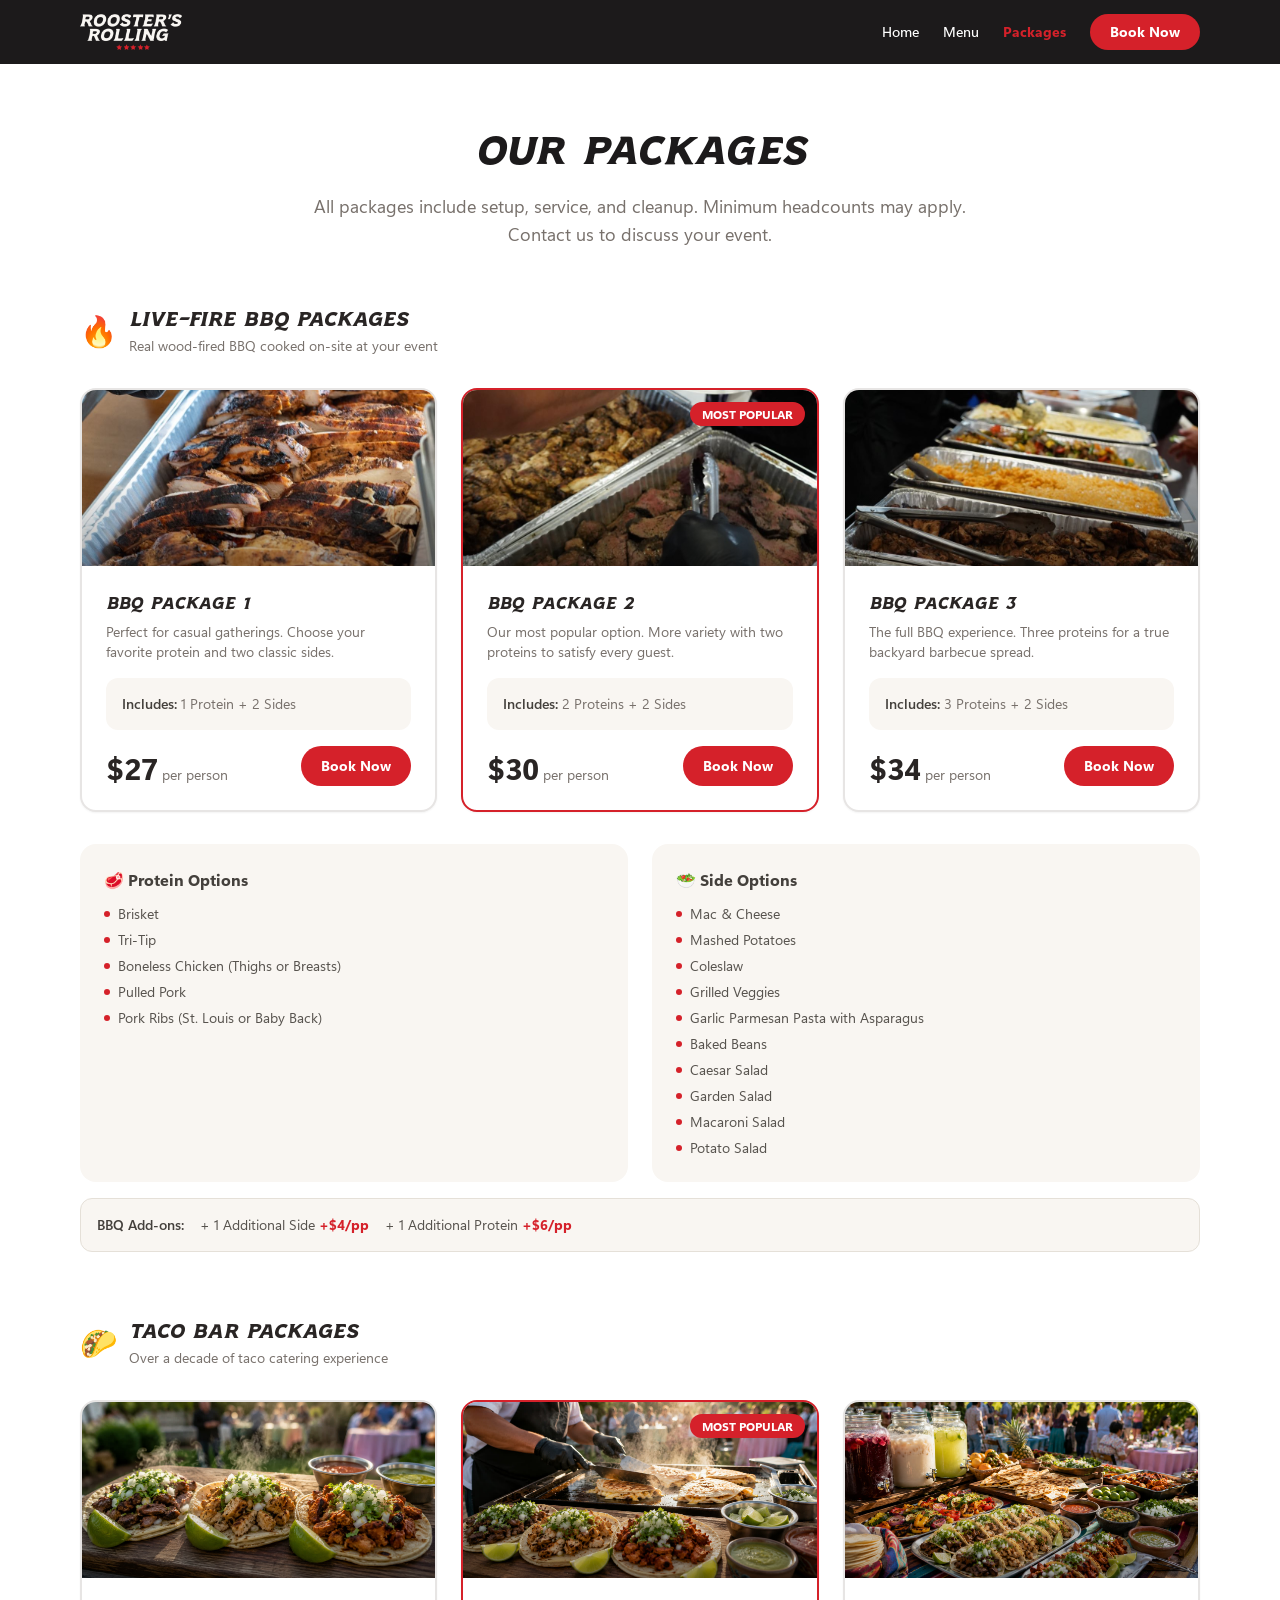
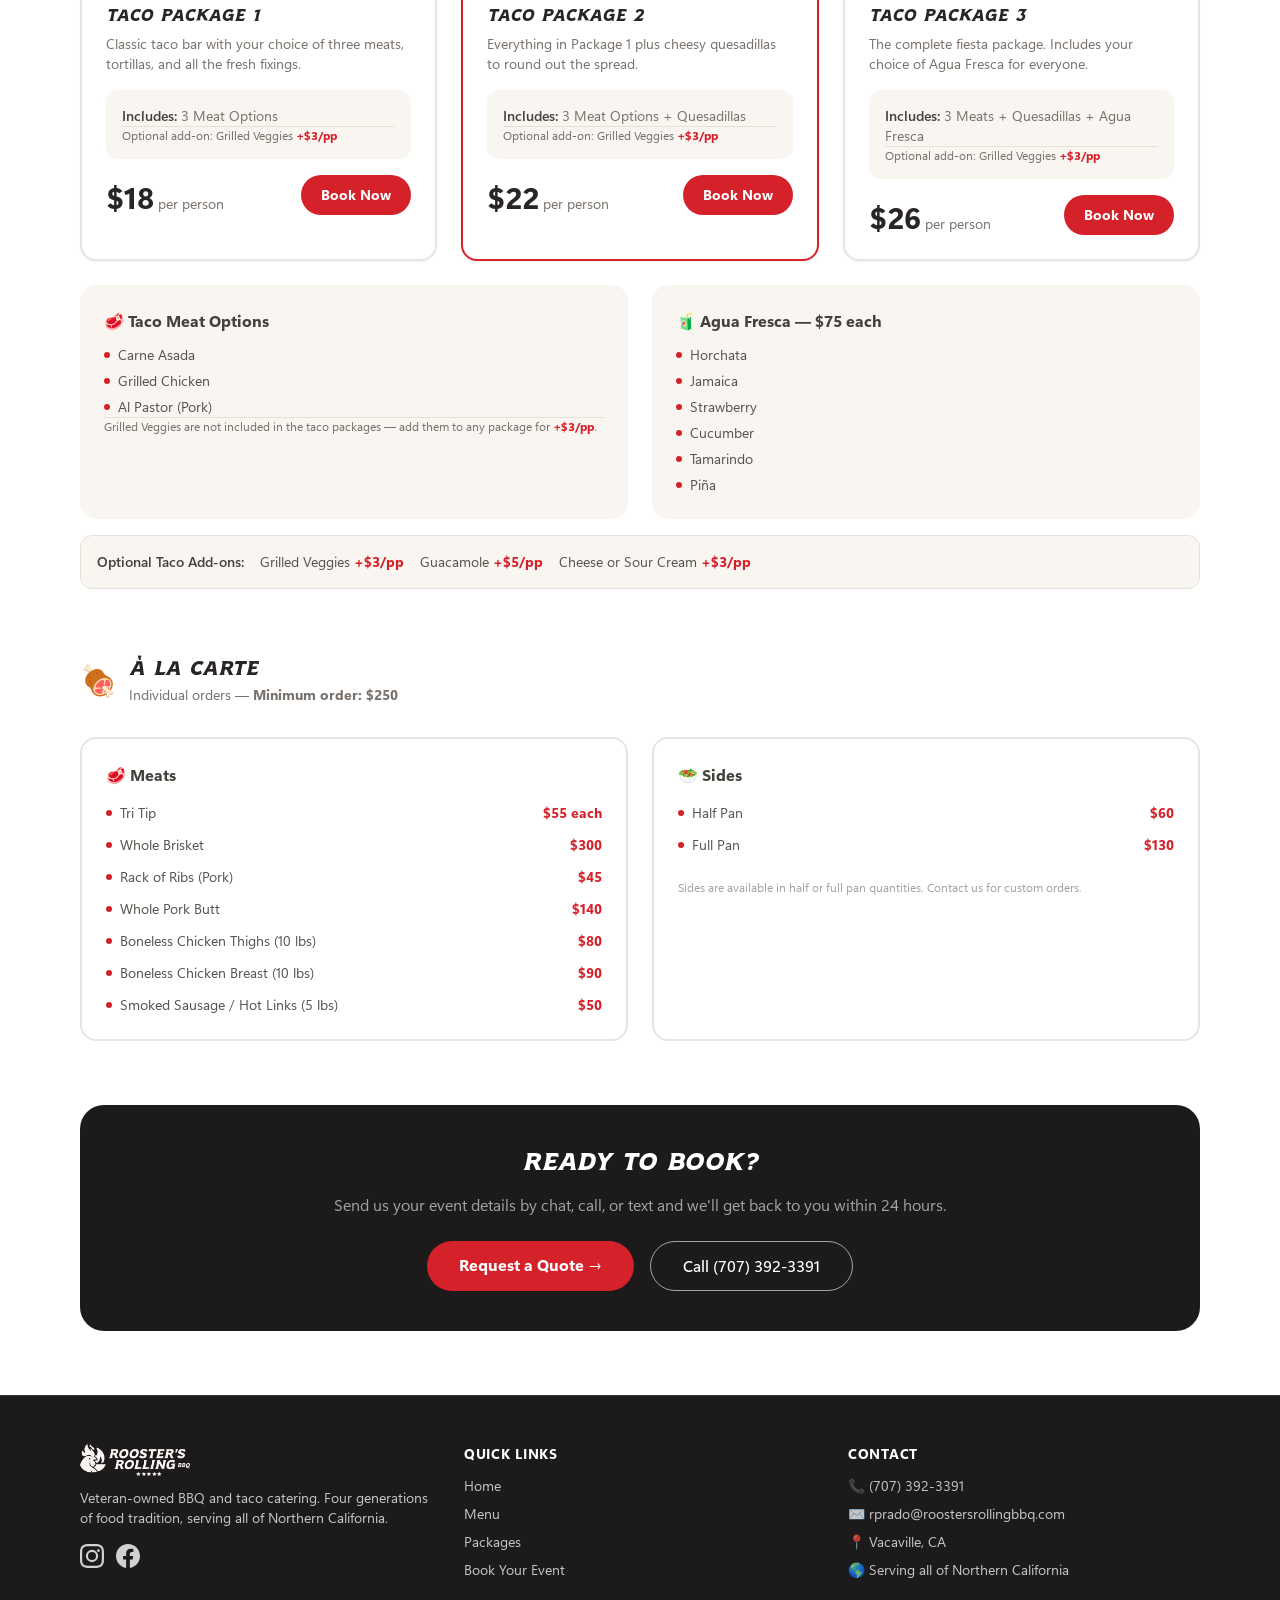
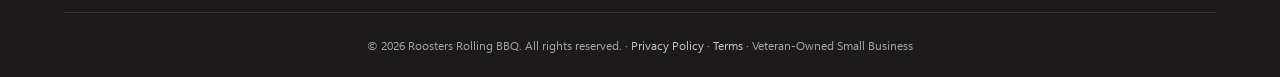
<file: packages.html>
<!DOCTYPE html>
<html lang="en">
<head>
  <meta charset="UTF-8" />
  <!-- Google Tag Manager -->
  <script>(function(w,d,s,l,i){w[l]=w[l]||[];w[l].push({'gtm.start':
  new Date().getTime(),event:'gtm.js'});var f=d.getElementsByTagName(s)[0],
  j=d.createElement(s),dl=l!='dataLayer'?'&l='+l:'';j.async=true;j.src=
  'https://www.googletagmanager.com/gtm.js?id='+i+dl;f.parentNode.insertBefore(j,f);
  })(window,document,'script','dataLayer','GTM-M4TFTVSF');</script>
  <!-- End Google Tag Manager -->
  <meta name="viewport" content="width=device-width, initial-scale=1.0" />
  <title>Catering Packages & Pricing — Roosters Rolling BBQ</title>
  <meta name="description" content="BBQ and taco bar catering packages from Roosters Rolling BBQ — live-fire BBQ from $27/person and taco bars from $18/person, with setup, service, and cleanup included. Serving Northern California." />
  <link rel="canonical" href="https://roostersrollingbbq.com/packages.html" />
  <meta name="theme-color" content="#D5212A" />
  <link rel="icon" type="image/png" href="/assets/brand-rooster.png" />
  <link rel="apple-touch-icon" href="/assets/brand-rooster.png" />
  <meta property="og:type" content="website" />
  <meta property="og:site_name" content="Roosters Rolling BBQ" />
  <meta property="og:locale" content="en_US" />
  <meta property="og:title" content="Catering Packages & Pricing — Roosters Rolling BBQ" />
  <meta property="og:description" content="Live-fire BBQ from $27/person and taco bars from $18/person — setup, service, and cleanup included. Serving all of Northern California." />
  <meta property="og:url" content="https://roostersrollingbbq.com/packages.html" />
  <meta property="og:image" content="https://roostersrollingbbq.com/assets/media/taco-fiesta-spread.jpg" />
  <meta property="og:image:width" content="1400" />
  <meta property="og:image:height" content="788" />
  <meta property="og:image:alt" content="Roosters Rolling BBQ taco catering fiesta spread with tacos, quesadillas, grilled veggies, and agua fresca" />
  <meta name="twitter:card" content="summary_large_image" />
  <meta name="twitter:title" content="Catering Packages & Pricing — Roosters Rolling BBQ" />
  <meta name="twitter:description" content="Live-fire BBQ from $27/person and taco bars from $18/person — setup, service, and cleanup included." />
  <meta name="twitter:image" content="https://roostersrollingbbq.com/assets/media/taco-fiesta-spread.jpg" />
  <!-- Google tag (gtag.js) — GA4. MEASUREMENT ID lives here as a literal value.
       To change it, find/replace G-GP4PMEYQV2 across every *.html file, e.g.:
         grep -rl G-GP4PMEYQV2 *.html | xargs sed -i '' 's/G-GP4PMEYQV2/G-YOURID/g'
       It must remain a literal <script> in <head> on every page (do NOT inject via
       JS after load) so Google's tag detector / GA4 data-collection check sees it. -->
  <script async src="https://www.googletagmanager.com/gtag/js?id=G-GP4PMEYQV2"></script>
  <script>
    window.dataLayer = window.dataLayer || [];
    function gtag(){dataLayer.push(arguments);}
    gtag('js', new Date());
    gtag('config', 'G-GP4PMEYQV2');
  </script>
  <link rel="stylesheet" href="assets/styles.css" />
  <link rel="preload" href="assets/Tenaciou-HeavyOblique.woff2" as="font" type="font/woff2" crossorigin>
  <style>
    @font-face {
      font-family: 'Tenacious';
      src: url('assets/Tenaciou-HeavyOblique.woff2') format('woff2');
      font-display: swap;
      font-weight: 900;
    }
    @font-face {
      font-family: 'SegoeUI';
      src: url('assets/SegUIVar.woff2') format('woff2');
      font-display: swap;
      font-weight: 100 900;
    }
    :root {
      --brand-red: #D5212A;
      --brand-red-dark: #b81b23;
      --brand-offwhite: #F9F6F2;
      --brand-black: #1C1A1B;
    }
    body { font-family: 'SegoeUI', sans-serif; }
    h1, h2, h3 { font-family: 'Tenacious', serif; }
    .btn-red { background-color: var(--brand-red); transition: background-color 0.2s; }
    .btn-red:hover { background-color: var(--brand-red-dark); }
    .dot { width: 6px; height: 6px; border-radius: 50%; background-color: var(--brand-red); flex-shrink: 0; display: inline-block; }
    .sr-only { position: absolute; width: 1px; height: 1px; padding: 0; margin: -1px; overflow: hidden; clip: rect(0,0,0,0); white-space: nowrap; border: 0; }
    a:focus-visible, button:focus-visible, input:focus-visible, textarea:focus-visible, [tabindex]:focus-visible { outline: 3px solid var(--brand-red); outline-offset: 2px; border-radius: 4px; }
    .skip-link { position: absolute; left: 8px; top: -48px; z-index: 100; background: var(--brand-red); color: #fff; padding: 10px 16px; border-radius: 0 0 8px 8px; font-weight: 700; transition: top 0.15s; }
    .skip-link:focus { top: 0; }
  </style>
</head>
<body style="background:#fff;">
  <!-- Google Tag Manager (noscript) -->
  <noscript><iframe src="https://www.googletagmanager.com/ns.html?id=GTM-M4TFTVSF"
  height="0" width="0" style="display:none;visibility:hidden"></iframe></noscript>
  <!-- End Google Tag Manager (noscript) -->

  <a href="#main" class="skip-link">Skip to content</a>

  <!-- NAVBAR -->
  <nav class="fixed top-0 left-0 right-0 z-50" style="background-color:var(--brand-black);">
    <div class="max-w-6xl mx-auto px-4 flex items-center justify-between h-16">
      <a href="index.html"><img src="assets/logo-logotype-white.png" alt="Roosters Rolling BBQ" style="height:36px;" /></a>
      <div class="hidden md:flex items-center gap-6">
        <a href="index.html" class="text-white text-sm font-medium hover:text-red-400 transition-colors">Home</a>
        <a href="menu.html" class="text-white text-sm font-medium hover:text-red-400 transition-colors">Menu</a>
        <a href="packages.html" class="text-sm font-bold" style="color:var(--brand-red);">Packages</a>
        <a href="book.html" class="btn-red text-white text-sm font-bold px-5 py-2 rounded-full">Book Now</a>
      </div>
      <button id="menuBtn" class="md:hidden text-white" aria-label="Toggle navigation menu" aria-expanded="false" aria-controls="mobileMenu">
        <svg id="iconOpen" class="w-6 h-6" fill="none" stroke="currentColor" viewBox="0 0 24 24"><path stroke-linecap="round" stroke-linejoin="round" stroke-width="2" d="M4 6h16M4 12h16M4 18h16"/></svg>
        <svg id="iconClose" class="w-6 h-6 hidden" fill="none" stroke="currentColor" viewBox="0 0 24 24"><path stroke-linecap="round" stroke-linejoin="round" stroke-width="2" d="M6 18L18 6M6 6l12 12"/></svg>
      </button>
    </div>
    <div id="mobileMenu" class="hidden md:hidden px-4 pb-4 flex flex-col gap-3" style="background-color:var(--brand-black);">
      <a href="index.html" class="text-white text-sm font-medium py-2 border-b border-white/10">Home</a>
      <a href="menu.html" class="text-white text-sm font-medium py-2 border-b border-white/10">Menu</a>
      <a href="packages.html" class="text-sm font-bold py-2 border-b border-white/10" style="color:var(--brand-red);">Packages</a>
      <a href="book.html" class="btn-red text-white text-sm font-bold px-5 py-2.5 rounded-full text-center mt-1">Book Now</a>
    </div>
  </nav>
  <div id="main" tabindex="-1" style="height:64px;"></div>

  <div class="max-w-6xl mx-auto px-4 py-16">
    <div class="text-center mb-14">
      <h1 class="text-5xl font-black mb-4" style="color:var(--brand-black);">Our Packages</h1>
      <p class="text-lg text-stone-500 max-w-2xl mx-auto">All packages include setup, service, and cleanup. Minimum headcounts may apply. Contact us to discuss your event.</p>
    </div>

    <!-- BBQ SECTION -->
    <section class="mb-16">
      <div class="flex items-center gap-3 mb-8">
        <span class="text-3xl">🔥</span>
        <div>
          <h2 class="text-2xl font-black text-stone-800">Live-Fire BBQ Packages</h2>
          <p class="text-stone-500 text-sm">Real wood-fired BBQ cooked on-site at your event</p>
        </div>
      </div>

      <div class="grid md:grid-cols-3 gap-6 mb-8">
        <!-- BBQ Package 1 -->
        <div class="bg-white rounded-2xl border-2 overflow-hidden shadow-sm hover:shadow-md transition-shadow" style="border-color:#e7e5e4;">
          <div class="relative overflow-hidden" style="height:176px;">
            <img src="assets/media/chicken-tray.jpg" alt="Tray of fresh-sliced live-fire grilled meat" class="w-full h-full object-cover" loading="lazy" />
            <div class="absolute inset-0" style="background:linear-gradient(to bottom, transparent 50%, rgba(0,0,0,0.35) 100%);"></div>
          </div>
          <div class="p-6">
            <h3 class="text-xl font-bold text-stone-800 mb-1">BBQ Package 1</h3>
            <p class="text-sm text-stone-500 mb-4">Perfect for casual gatherings. Choose your favorite protein and two classic sides.</p>
            <div class="rounded-xl p-4 mb-4" style="background-color:var(--brand-offwhite);">
              <p class="text-sm font-semibold text-stone-700">Includes: <span class="text-stone-500 font-normal">1 Protein + 2 Sides</span></p>
            </div>
            <div class="flex items-end justify-between">
              <div><span class="text-3xl font-black text-stone-800">$27</span><span class="text-stone-500 text-sm ml-1">per person</span></div>
              <a href="book.html" class="btn-red font-bold px-5 py-2.5 rounded-full text-sm text-white">Book Now</a>
            </div>
          </div>
        </div>

        <!-- BBQ Package 2 (popular) -->
        <div class="bg-white rounded-2xl border-2 overflow-hidden shadow-sm hover:shadow-md transition-shadow" style="border-color:var(--brand-red);">
          <div class="relative overflow-hidden" style="height:176px;">
            <img src="assets/media/serving-meat.jpg" alt="Serving carne asada and grilled chicken from the BBQ line" class="w-full h-full object-cover" loading="lazy" />
            <div class="absolute inset-0" style="background:linear-gradient(to bottom, transparent 50%, rgba(0,0,0,0.35) 100%);"></div>
            <div class="absolute top-3 right-3 text-white text-xs font-bold px-3 py-1 rounded-full" style="background-color:var(--brand-red);">MOST POPULAR</div>
          </div>
          <div class="p-6">
            <h3 class="text-xl font-bold text-stone-800 mb-1">BBQ Package 2</h3>
            <p class="text-sm text-stone-500 mb-4">Our most popular option. More variety with two proteins to satisfy every guest.</p>
            <div class="rounded-xl p-4 mb-4" style="background-color:var(--brand-offwhite);">
              <p class="text-sm font-semibold text-stone-700">Includes: <span class="text-stone-500 font-normal">2 Proteins + 2 Sides</span></p>
            </div>
            <div class="flex items-end justify-between">
              <div><span class="text-3xl font-black text-stone-800">$30</span><span class="text-stone-500 text-sm ml-1">per person</span></div>
              <a href="book.html" class="btn-red font-bold px-5 py-2.5 rounded-full text-sm text-white">Book Now</a>
            </div>
          </div>
        </div>

        <!-- BBQ Package 3 -->
        <div class="bg-white rounded-2xl border-2 overflow-hidden shadow-sm hover:shadow-md transition-shadow" style="border-color:#e7e5e4;">
          <div class="relative overflow-hidden" style="height:176px;">
            <img src="assets/media/catering-2.jpg" alt="Full BBQ buffet spread with proteins and sides" class="w-full h-full object-cover" loading="lazy" />
            <div class="absolute inset-0" style="background:linear-gradient(to bottom, transparent 50%, rgba(0,0,0,0.35) 100%);"></div>
          </div>
          <div class="p-6">
            <h3 class="text-xl font-bold text-stone-800 mb-1">BBQ Package 3</h3>
            <p class="text-sm text-stone-500 mb-4">The full BBQ experience. Three proteins for a true backyard barbecue spread.</p>
            <div class="rounded-xl p-4 mb-4" style="background-color:var(--brand-offwhite);">
              <p class="text-sm font-semibold text-stone-700">Includes: <span class="text-stone-500 font-normal">3 Proteins + 2 Sides</span></p>
            </div>
            <div class="flex items-end justify-between">
              <div><span class="text-3xl font-black text-stone-800">$34</span><span class="text-stone-500 text-sm ml-1">per person</span></div>
              <a href="book.html" class="btn-red font-bold px-5 py-2.5 rounded-full text-sm text-white">Book Now</a>
            </div>
          </div>
        </div>
      </div>

      <!-- BBQ Proteins & Sides -->
      <div class="grid md:grid-cols-2 gap-6">
        <div class="rounded-2xl p-6" style="background-color:var(--brand-offwhite);">
          <h4 class="font-bold text-stone-700 mb-3">🥩 Protein Options</h4>
          <ul class="space-y-1.5">
            <li class="flex items-center gap-2 text-sm text-stone-600"><span class="dot"></span>Brisket</li>
            <li class="flex items-center gap-2 text-sm text-stone-600"><span class="dot"></span>Tri-Tip</li>
            <li class="flex items-center gap-2 text-sm text-stone-600"><span class="dot"></span>Boneless Chicken (Thighs or Breasts)</li>
            <li class="flex items-center gap-2 text-sm text-stone-600"><span class="dot"></span>Pulled Pork</li>
            <li class="flex items-center gap-2 text-sm text-stone-600"><span class="dot"></span>Pork Ribs (St. Louis or Baby Back)</li>
          </ul>
        </div>
        <div class="rounded-2xl p-6" style="background-color:var(--brand-offwhite);">
          <h4 class="font-bold text-stone-700 mb-3">🥗 Side Options</h4>
          <ul class="space-y-1.5">
            <li class="flex items-center gap-2 text-sm text-stone-600"><span class="dot"></span>Mac & Cheese</li>
            <li class="flex items-center gap-2 text-sm text-stone-600"><span class="dot"></span>Mashed Potatoes</li>
            <li class="flex items-center gap-2 text-sm text-stone-600"><span class="dot"></span>Coleslaw</li>
            <li class="flex items-center gap-2 text-sm text-stone-600"><span class="dot"></span>Grilled Veggies</li>
            <li class="flex items-center gap-2 text-sm text-stone-600"><span class="dot"></span>Garlic Parmesan Pasta with Asparagus</li>
            <li class="flex items-center gap-2 text-sm text-stone-600"><span class="dot"></span>Baked Beans</li>
            <li class="flex items-center gap-2 text-sm text-stone-600"><span class="dot"></span>Caesar Salad</li>
            <li class="flex items-center gap-2 text-sm text-stone-600"><span class="dot"></span>Garden Salad</li>
            <li class="flex items-center gap-2 text-sm text-stone-600"><span class="dot"></span>Macaroni Salad</li>
            <li class="flex items-center gap-2 text-sm text-stone-600"><span class="dot"></span>Potato Salad</li>
          </ul>
        </div>
      </div>

      <!-- BBQ Add-ons -->
      <div class="mt-4 rounded-xl p-4 flex flex-wrap gap-4" style="background-color:var(--brand-offwhite);border:1px solid #e5e0d8;">
        <span class="text-sm font-semibold text-stone-700">BBQ Add-ons:</span>
        <span class="text-sm text-stone-600">+ 1 Additional Side <strong style="color:var(--brand-red);">+$4/pp</strong></span>
        <span class="text-sm text-stone-600">+ 1 Additional Protein <strong style="color:var(--brand-red);">+$6/pp</strong></span>
      </div>
    </section>

    <!-- TACO SECTION -->
    <section class="mb-16">
      <div class="flex items-center gap-3 mb-8">
        <span class="text-3xl">🌮</span>
        <div>
          <h2 class="text-2xl font-black text-stone-800">Taco Bar Packages</h2>
          <p class="text-stone-500 text-sm">Over a decade of taco catering experience</p>
        </div>
      </div>

      <div class="grid md:grid-cols-3 gap-6 mb-6">
        <!-- Taco Package 1 -->
        <div class="bg-white rounded-2xl border-2 overflow-hidden shadow-sm hover:shadow-md transition-shadow" style="border-color:#e7e5e4;">
          <div class="relative overflow-hidden" style="height:176px;">
            <img src="assets/media/taco-bar-classic.jpg" alt="Three street tacos — carne asada, grilled chicken, and al pastor — topped with onion, cilantro, and lime with salsa at an outdoor catering event" class="w-full h-full object-cover" loading="lazy" />
            <div class="absolute inset-0" style="background:linear-gradient(to bottom, transparent 50%, rgba(0,0,0,0.35) 100%);"></div>
          </div>
          <div class="p-6">
            <h3 class="text-xl font-bold text-stone-800 mb-1">Taco Package 1</h3>
            <p class="text-sm text-stone-500 mb-4">Classic taco bar with your choice of three meats, tortillas, and all the fresh fixings.</p>
            <div class="rounded-xl p-4 mb-4" style="background-color:var(--brand-offwhite);">
              <p class="text-sm font-semibold text-stone-700">Includes: <span class="text-stone-500 font-normal">3 Meat Options</span></p>
              <p class="text-xs text-stone-500 mt-2 pt-2" style="border-top:1px solid #e5e0d8;">Optional add-on: Grilled Veggies <strong style="color:var(--brand-red);">+$3/pp</strong></p>
            </div>
            <div class="flex items-end justify-between">
              <div><span class="text-3xl font-black text-stone-800">$18</span><span class="text-stone-500 text-sm ml-1">per person</span></div>
              <a href="book.html" class="btn-red font-bold px-5 py-2.5 rounded-full text-sm text-white">Book Now</a>
            </div>
          </div>
        </div>

        <!-- Taco Package 2 (popular) -->
        <div class="bg-white rounded-2xl border-2 overflow-hidden shadow-sm hover:shadow-md transition-shadow" style="border-color:var(--brand-red);">
          <div class="relative overflow-hidden" style="height:176px;">
            <img src="assets/media/taco-quesadilla-grill.jpg" alt="Roosters taquero griddling golden cheesy quesadillas beside fresh carne asada, chicken, and al pastor tacos" class="w-full h-full object-cover" loading="lazy" />
            <div class="absolute inset-0" style="background:linear-gradient(to bottom, transparent 50%, rgba(0,0,0,0.35) 100%);"></div>
            <div class="absolute top-3 right-3 text-white text-xs font-bold px-3 py-1 rounded-full" style="background-color:var(--brand-red);">MOST POPULAR</div>
          </div>
          <div class="p-6">
            <h3 class="text-xl font-bold text-stone-800 mb-1">Taco Package 2</h3>
            <p class="text-sm text-stone-500 mb-4">Everything in Package 1 plus cheesy quesadillas to round out the spread.</p>
            <div class="rounded-xl p-4 mb-4" style="background-color:var(--brand-offwhite);">
              <p class="text-sm font-semibold text-stone-700">Includes: <span class="text-stone-500 font-normal">3 Meat Options + Quesadillas</span></p>
              <p class="text-xs text-stone-500 mt-2 pt-2" style="border-top:1px solid #e5e0d8;">Optional add-on: Grilled Veggies <strong style="color:var(--brand-red);">+$3/pp</strong></p>
            </div>
            <div class="flex items-end justify-between">
              <div><span class="text-3xl font-black text-stone-800">$22</span><span class="text-stone-500 text-sm ml-1">per person</span></div>
              <a href="book.html" class="btn-red font-bold px-5 py-2.5 rounded-full text-sm text-white">Book Now</a>
            </div>
          </div>
        </div>

        <!-- Taco Package 3 -->
        <div class="bg-white rounded-2xl border-2 overflow-hidden shadow-sm hover:shadow-md transition-shadow" style="border-color:#e7e5e4;">
          <div class="relative overflow-hidden" style="height:176px;">
            <img src="assets/media/taco-fiesta-spread.jpg" alt="Full taco fiesta catering spread with agua fresca dispensers, quesadillas, and trays of tacos" class="w-full h-full object-cover" loading="lazy" />
            <div class="absolute inset-0" style="background:linear-gradient(to bottom, transparent 50%, rgba(0,0,0,0.35) 100%);"></div>
          </div>
          <div class="p-6">
            <h3 class="text-xl font-bold text-stone-800 mb-1">Taco Package 3</h3>
            <p class="text-sm text-stone-500 mb-4">The complete fiesta package. Includes your choice of Agua Fresca for everyone.</p>
            <div class="rounded-xl p-4 mb-4" style="background-color:var(--brand-offwhite);">
              <p class="text-sm font-semibold text-stone-700">Includes: <span class="text-stone-500 font-normal">3 Meats + Quesadillas + Agua Fresca</span></p>
              <p class="text-xs text-stone-500 mt-2 pt-2" style="border-top:1px solid #e5e0d8;">Optional add-on: Grilled Veggies <strong style="color:var(--brand-red);">+$3/pp</strong></p>
            </div>
            <div class="flex items-end justify-between">
              <div><span class="text-3xl font-black text-stone-800">$26</span><span class="text-stone-500 text-sm ml-1">per person</span></div>
              <a href="book.html" class="btn-red font-bold px-5 py-2.5 rounded-full text-sm text-white">Book Now</a>
            </div>
          </div>
        </div>
      </div>

      <div class="grid md:grid-cols-2 gap-6 mb-4">
        <div class="rounded-2xl p-6" style="background-color:var(--brand-offwhite);">
          <h4 class="font-bold text-stone-700 mb-3">🥩 Taco Meat Options</h4>
          <ul class="space-y-1.5">
            <li class="flex items-center gap-2 text-sm text-stone-600"><span class="dot"></span>Carne Asada</li>
            <li class="flex items-center gap-2 text-sm text-stone-600"><span class="dot"></span>Grilled Chicken</li>
            <li class="flex items-center gap-2 text-sm text-stone-600"><span class="dot"></span>Al Pastor (Pork)</li>
          </ul>
          <p class="text-xs text-stone-500 mt-3 pt-3" style="border-top:1px solid #e5e0d8;">Grilled Veggies are not included in the taco packages — add them to any package for <strong style="color:var(--brand-red);">+$3/pp</strong>.</p>
        </div>
        <div class="rounded-2xl p-6" style="background-color:var(--brand-offwhite);">
          <h4 class="font-bold text-stone-700 mb-3">🧃 Agua Fresca — $75 each</h4>
          <ul class="space-y-1.5">
            <li class="flex items-center gap-2 text-sm text-stone-600"><span class="dot"></span>Horchata</li>
            <li class="flex items-center gap-2 text-sm text-stone-600"><span class="dot"></span>Jamaica</li>
            <li class="flex items-center gap-2 text-sm text-stone-600"><span class="dot"></span>Strawberry</li>
            <li class="flex items-center gap-2 text-sm text-stone-600"><span class="dot"></span>Cucumber</li>
            <li class="flex items-center gap-2 text-sm text-stone-600"><span class="dot"></span>Tamarindo</li>
            <li class="flex items-center gap-2 text-sm text-stone-600"><span class="dot"></span>Piña</li>
          </ul>
        </div>
      </div>

      <div class="rounded-xl p-4 flex flex-wrap gap-4" style="background-color:var(--brand-offwhite);border:1px solid #e5e0d8;">
        <span class="text-sm font-semibold text-stone-700">Optional Taco Add-ons:</span>
        <span class="text-sm text-stone-600">Grilled Veggies <strong style="color:var(--brand-red);">+$3/pp</strong></span>
        <span class="text-sm text-stone-600">Guacamole <strong style="color:var(--brand-red);">+$5/pp</strong></span>
        <span class="text-sm text-stone-600">Cheese or Sour Cream <strong style="color:var(--brand-red);">+$3/pp</strong></span>
      </div>
    </section>

    <!-- À LA CARTE -->
    <section class="mb-16">
      <div class="flex items-center gap-3 mb-8">
        <span class="text-3xl">🍖</span>
        <div>
          <h2 class="text-2xl font-black text-stone-800">À La Carte</h2>
          <p class="text-stone-500 text-sm">Individual orders — <strong>Minimum order: $250</strong></p>
        </div>
      </div>
      <div class="grid md:grid-cols-2 gap-6">
        <div class="bg-white rounded-2xl border-2 border-stone-200 p-6">
          <h4 class="font-bold text-stone-700 mb-4">🥩 Meats</h4>
          <ul class="space-y-3">
            <li class="flex items-center justify-between text-sm"><span class="text-stone-600 flex items-center gap-2"><span class="dot"></span>Tri Tip</span><strong style="color:var(--brand-red);">$55 each</strong></li>
            <li class="flex items-center justify-between text-sm"><span class="text-stone-600 flex items-center gap-2"><span class="dot"></span>Whole Brisket</span><strong style="color:var(--brand-red);">$300</strong></li>
            <li class="flex items-center justify-between text-sm"><span class="text-stone-600 flex items-center gap-2"><span class="dot"></span>Rack of Ribs (Pork)</span><strong style="color:var(--brand-red);">$45</strong></li>
            <li class="flex items-center justify-between text-sm"><span class="text-stone-600 flex items-center gap-2"><span class="dot"></span>Whole Pork Butt</span><strong style="color:var(--brand-red);">$140</strong></li>
            <li class="flex items-center justify-between text-sm"><span class="text-stone-600 flex items-center gap-2"><span class="dot"></span>Boneless Chicken Thighs (10 lbs)</span><strong style="color:var(--brand-red);">$80</strong></li>
            <li class="flex items-center justify-between text-sm"><span class="text-stone-600 flex items-center gap-2"><span class="dot"></span>Boneless Chicken Breast (10 lbs)</span><strong style="color:var(--brand-red);">$90</strong></li>
            <li class="flex items-center justify-between text-sm"><span class="text-stone-600 flex items-center gap-2"><span class="dot"></span>Smoked Sausage / Hot Links (5 lbs)</span><strong style="color:var(--brand-red);">$50</strong></li>
          </ul>
        </div>
        <div class="bg-white rounded-2xl border-2 border-stone-200 p-6">
          <h4 class="font-bold text-stone-700 mb-4">🥗 Sides</h4>
          <ul class="space-y-3">
            <li class="flex items-center justify-between text-sm"><span class="text-stone-600 flex items-center gap-2"><span class="dot"></span>Half Pan</span><strong style="color:var(--brand-red);">$60</strong></li>
            <li class="flex items-center justify-between text-sm"><span class="text-stone-600 flex items-center gap-2"><span class="dot"></span>Full Pan</span><strong style="color:var(--brand-red);">$130</strong></li>
          </ul>
          <p class="text-xs text-stone-400 mt-6">Sides are available in half or full pan quantities. Contact us for custom orders.</p>
        </div>
      </div>
    </section>

    <!-- CTA -->
    <div class="text-white rounded-3xl p-10 text-center" style="background-color:var(--brand-black);">
      <h3 class="text-3xl font-black mb-3">Ready to Book?</h3>
      <p class="mb-6" style="color:rgba(255,255,255,0.6);">Send us your event details by chat, call, or text and we'll get back to you within 24 hours.</p>
      <div class="flex flex-col sm:flex-row gap-4 justify-center">
        <a href="book.html" class="btn-red font-bold px-8 py-3 rounded-full text-white text-center">Request a Quote →</a>
        <a href="tel:+17073923391" class="border text-white font-medium px-8 py-3 rounded-full text-center hover:border-white transition-colors" style="border-color:rgba(255,255,255,0.6);">Call (707) 392-3391</a>
      </div>
    </div>
  </div>

  <!-- FOOTER -->
  <footer style="background-color:var(--brand-black);" class="text-white pt-12 pb-6 border-t border-white/10">
    <div class="max-w-6xl mx-auto px-4 grid md:grid-cols-3 gap-8 mb-8">
      <div>
        <img src="assets/logo-horizontal-white.png" alt="Roosters Rolling BBQ" style="height:32px;" class="mb-3" />
        <p class="text-sm" style="color:rgba(255,255,255,0.75);">Veteran-owned BBQ and taco catering. Four generations of food tradition, serving all of Northern California.</p>
        <!-- TODO (owner): replace the Instagram and Facebook URLs with your real profile links. -->
        <div class="flex gap-3 mt-4">
          <a href="https://www.instagram.com/YOUR_INSTAGRAM_HANDLE" target="_blank" rel="noopener" aria-label="Roosters Rolling BBQ on Instagram" class="transition-opacity hover:opacity-100" style="color:rgba(255,255,255,0.8);">
            <svg class="w-6 h-6" fill="currentColor" viewBox="0 0 24 24" aria-hidden="true"><path d="M12 2.16c3.2 0 3.58.01 4.85.07 1.17.05 1.8.25 2.23.41.56.22.96.48 1.38.9.42.42.68.82.9 1.38.16.42.36 1.06.41 2.23.06 1.27.07 1.65.07 4.85s-.01 3.58-.07 4.85c-.05 1.17-.25 1.8-.41 2.23-.22.56-.48.96-.9 1.38-.42.42-.82.68-1.38.9-.42.16-1.06.36-2.23.41-1.27.06-1.65.07-4.85.07s-3.58-.01-4.85-.07c-1.17-.05-1.8-.25-2.23-.41-.56-.22-.96-.48-1.38-.9-.42-.42-.68-.82-.9-1.38-.16-.42-.36-1.06-.41-2.23-.06-1.27-.07-1.65-.07-4.85s.01-3.58.07-4.85c.05-1.17.25-1.8.41-2.23.22-.56.48-.96.9-1.38.42-.42.82-.68 1.38-.9.42-.16 1.06-.36 2.23-.41 1.27-.06 1.65-.07 4.85-.07M12 0C8.74 0 8.33.01 7.05.07 5.78.13 4.9.33 4.14.63c-.79.31-1.46.72-2.13 1.38C1.35 2.68.94 3.35.63 4.14.33 4.9.13 5.78.07 7.05.01 8.33 0 8.74 0 12s.01 3.67.07 4.95c.06 1.27.26 2.15.56 2.91.31.79.72 1.46 1.38 2.13.67.66 1.34 1.07 2.13 1.38.76.3 1.64.5 2.91.56C8.33 23.99 8.74 24 12 24s3.67-.01 4.95-.07c1.27-.06 2.15-.26 2.91-.56.79-.31 1.46-.72 2.13-1.38.66-.67 1.07-1.34 1.38-2.13.3-.76.5-1.64.56-2.91.06-1.28.07-1.69.07-4.95s-.01-3.67-.07-4.95c-.06-1.27-.26-2.15-.56-2.91-.31-.79-.72-1.46-1.38-2.13C21.32 1.35 20.65.94 19.86.63 19.1.33 18.22.13 16.95.07 15.67.01 15.26 0 12 0zm0 5.84A6.16 6.16 0 1 0 18.16 12 6.16 6.16 0 0 0 12 5.84zM12 16a4 4 0 1 1 4-4 4 4 0 0 1-4 4zm6.41-10.85a1.44 1.44 0 1 0 1.44 1.44 1.44 1.44 0 0 0-1.44-1.44z"/></svg>
          </a>
          <a href="https://www.facebook.com/YOUR_FACEBOOK_PAGE" target="_blank" rel="noopener" aria-label="Roosters Rolling BBQ on Facebook" class="transition-opacity hover:opacity-100" style="color:rgba(255,255,255,0.8);">
            <svg class="w-6 h-6" fill="currentColor" viewBox="0 0 24 24" aria-hidden="true"><path d="M24 12.07C24 5.4 18.63 0 12 0S0 5.4 0 12.07c0 6.03 4.39 11.03 10.13 11.93v-8.44H7.08v-3.49h3.05V9.41c0-3.02 1.79-4.69 4.53-4.69 1.31 0 2.68.24 2.68.24v2.97h-1.51c-1.49 0-1.96.93-1.96 1.89v2.25h3.33l-.53 3.49h-2.8V24C19.61 23.1 24 18.1 24 12.07z"/></svg>
          </a>
        </div>
      </div>
      <div>
        <h4 class="font-bold text-sm mb-3 tracking-wider uppercase">Quick Links</h4>
        <div class="flex flex-col gap-2">
          <a href="index.html" class="text-sm hover:text-white transition-colors" style="color:rgba(255,255,255,0.75);">Home</a>
          <a href="menu.html" class="text-sm hover:text-white transition-colors" style="color:rgba(255,255,255,0.75);">Menu</a>
          <a href="packages.html" class="text-sm hover:text-white transition-colors" style="color:rgba(255,255,255,0.75);">Packages</a>
          <a href="book.html" class="text-sm hover:text-white transition-colors" style="color:rgba(255,255,255,0.75);">Book Your Event</a>
        </div>
      </div>
      <div>
        <h4 class="font-bold text-sm mb-3 tracking-wider uppercase">Contact</h4>
        <div class="flex flex-col gap-2 text-sm" style="color:rgba(255,255,255,0.75);">
          <a href="tel:+17073923391" class="hover:text-white transition-colors">📞 (707) 392-3391</a>
          <a href="mailto:rprado@roostersrollingbbq.com" class="hover:text-white transition-colors">✉️ rprado@roostersrollingbbq.com</a>
          <span>📍 Vacaville, CA</span>
          <span>🌎 Serving all of Northern California</span>
        </div>
      </div>
    </div>
    <div class="max-w-6xl mx-auto px-4 border-t border-white/10 pt-6 text-center text-xs" style="color:rgba(255,255,255,0.6);">
      © <span id="yr"></span> Roosters Rolling BBQ. All rights reserved. ·
      <a href="privacy.html" class="hover:text-white transition-colors" style="color:rgba(255,255,255,0.75);">Privacy Policy</a> ·
      <a href="terms.html" class="hover:text-white transition-colors" style="color:rgba(255,255,255,0.75);">Terms</a> ·
      Veteran-Owned Small Business
    </div>
  </footer>

  <script>
    document.getElementById('yr').textContent = new Date().getFullYear();
    const menuBtn = document.getElementById('menuBtn');
    const mobileMenu = document.getElementById('mobileMenu');
    const iconOpen = document.getElementById('iconOpen');
    const iconClose = document.getElementById('iconClose');
    menuBtn.addEventListener('click', () => {
      const isHidden = mobileMenu.classList.toggle('hidden');
      iconOpen.classList.toggle('hidden', !isHidden);
      iconClose.classList.toggle('hidden', isHidden);
      menuBtn.setAttribute('aria-expanded', String(!isHidden));
    });
  </script>
  <!-- GA4 lead-event tracking (Call / Email / Chat) — see assets/analytics-events.js -->
  <script src="/assets/analytics-events.js?v=1" defer></script>
  <!-- LeadConnector chat widget - single canonical SMS opt-in (A2P 10DLC) -->
  <script src="https://widgets.leadconnectorhq.com/loader.js" data-resources-url="https://widgets.leadconnectorhq.com/chat-widget/loader.js" data-widget-id="6a224644e53da97e71bd548a" data-source="WEB_USER"></script>
</body>
</html>
</file>
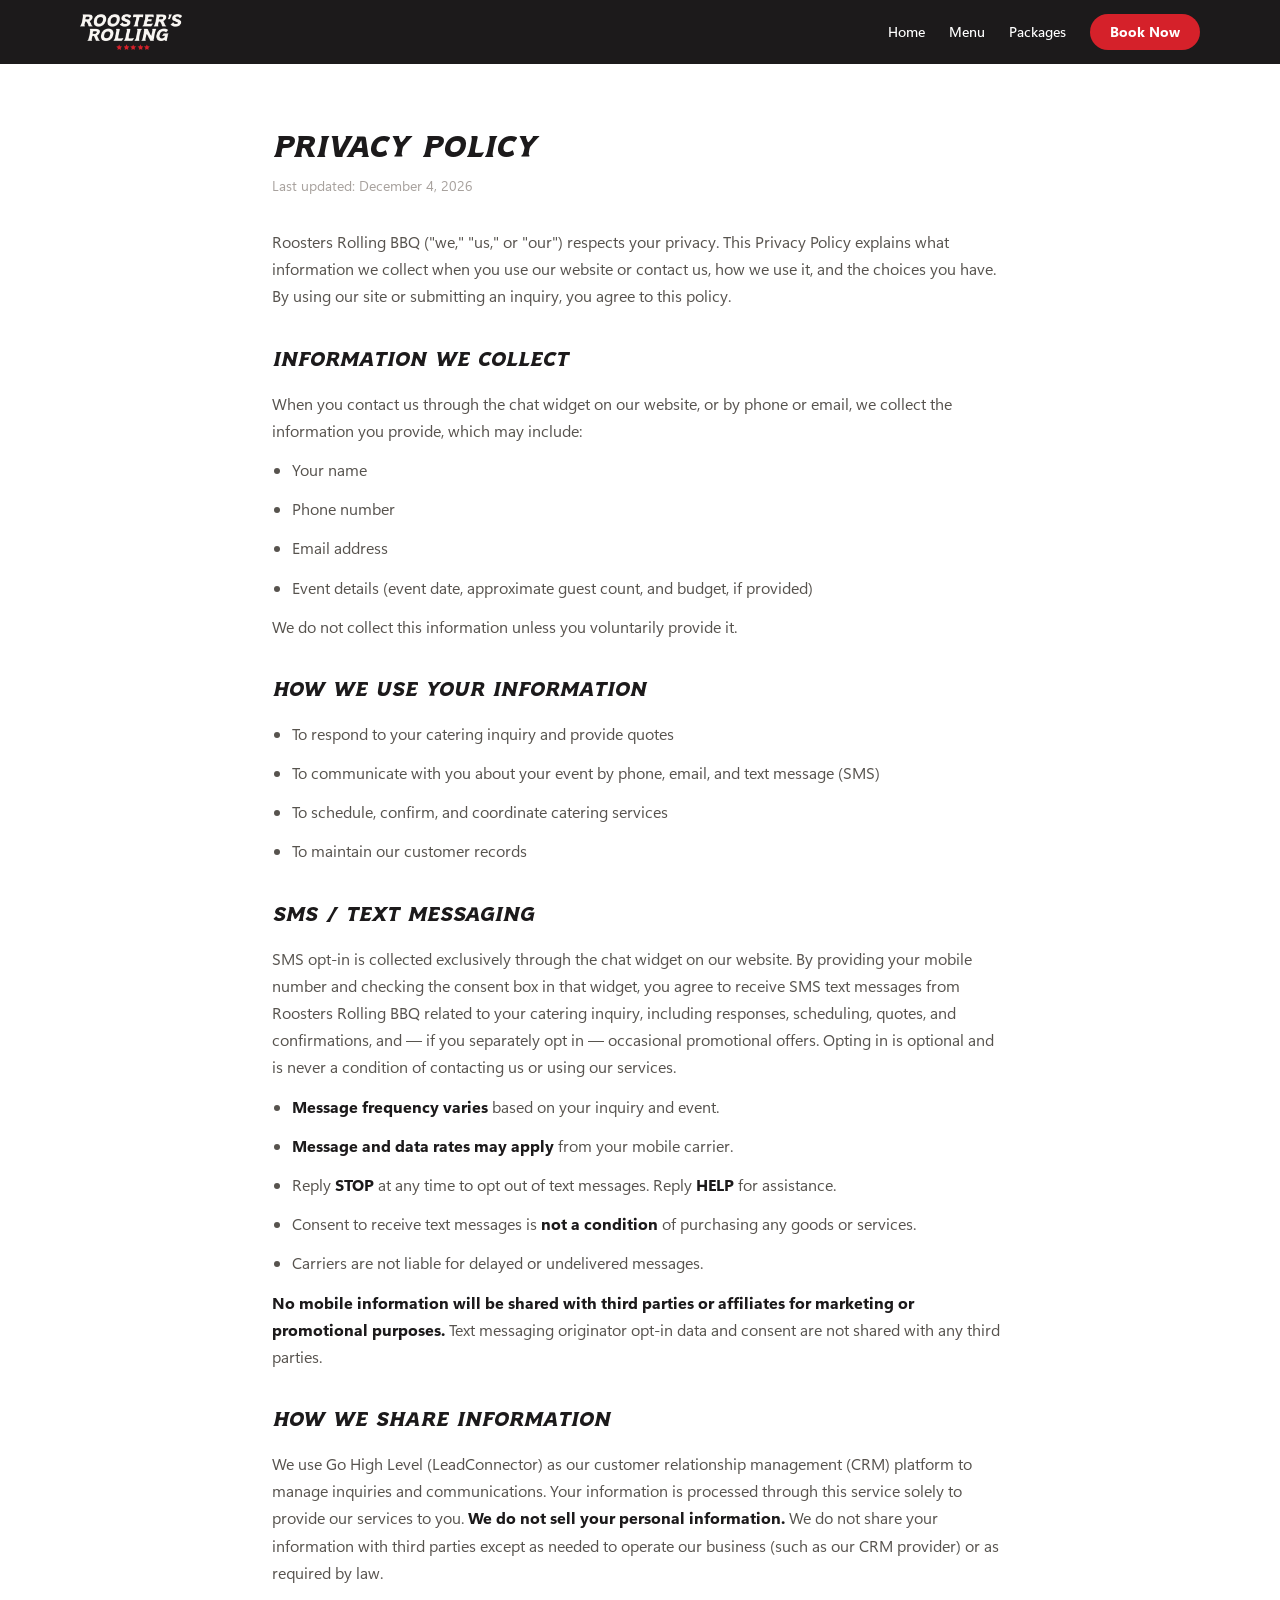
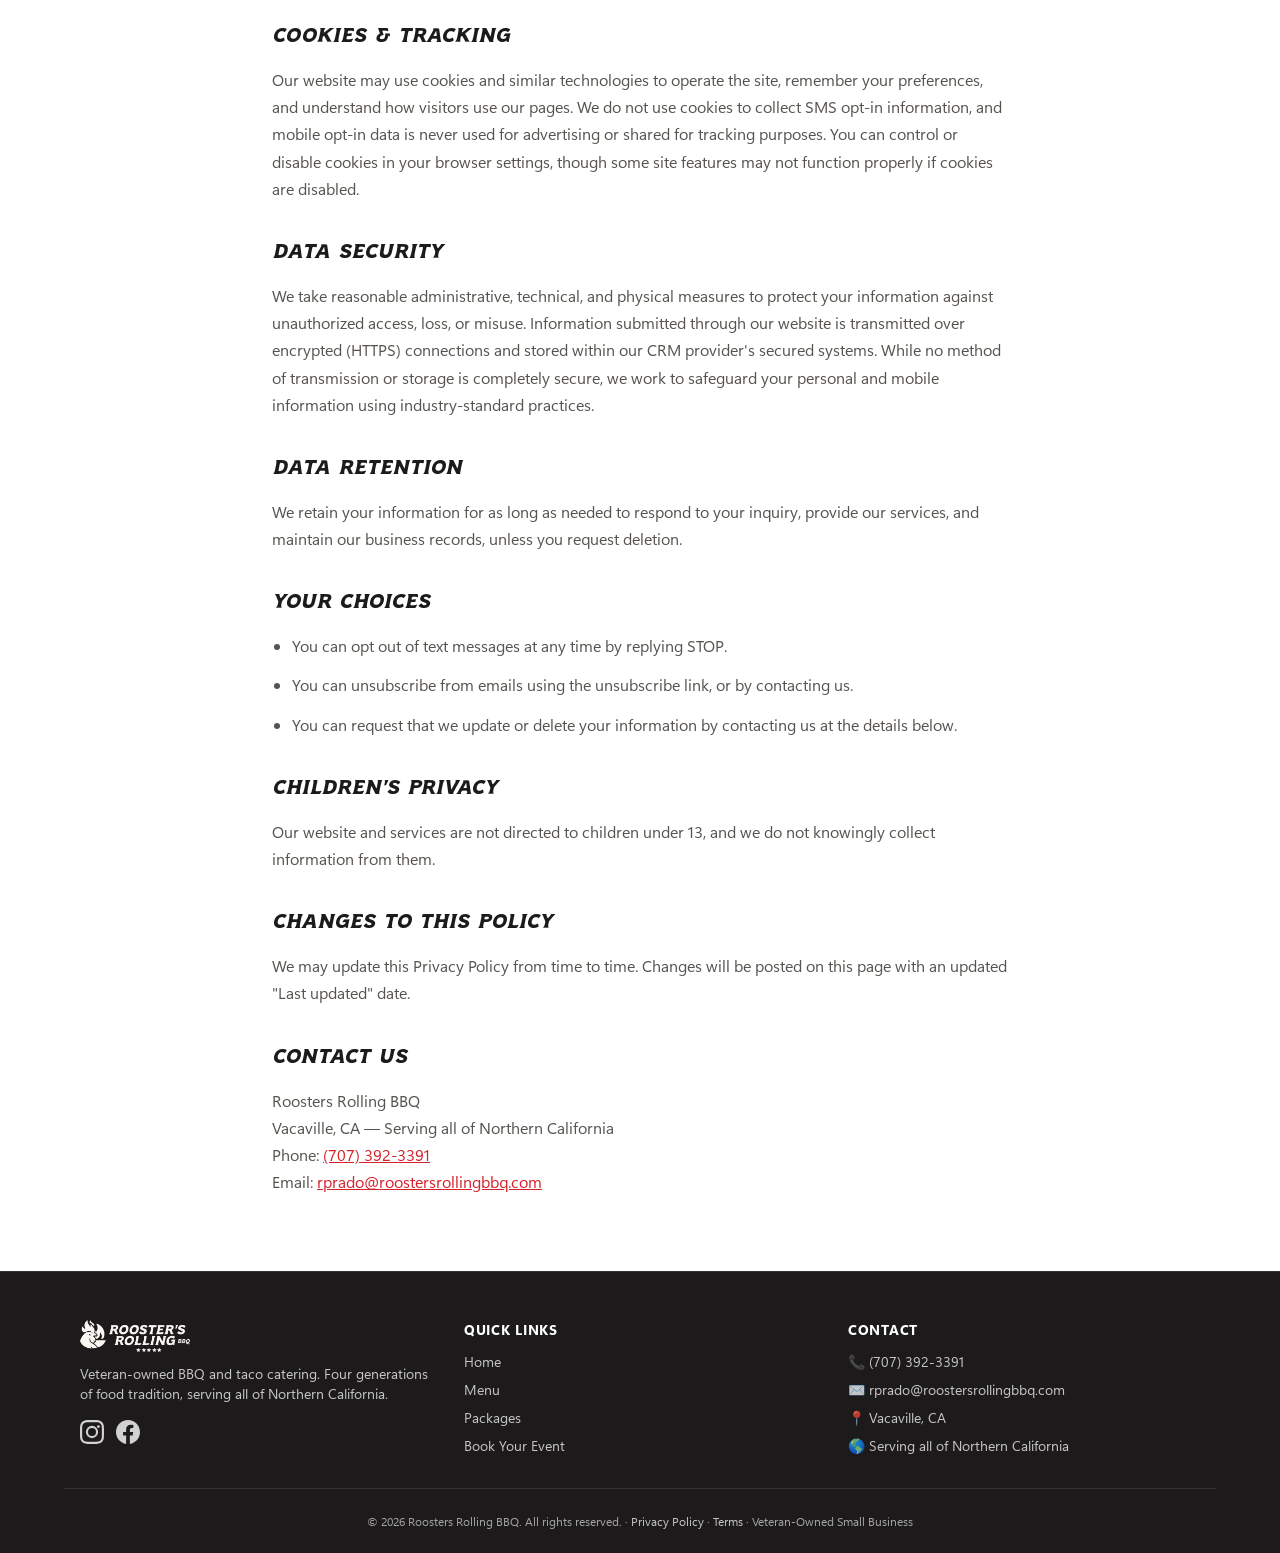
<file: privacy.html>
<!DOCTYPE html>
<html lang="en">
<head>
  <meta charset="UTF-8" />
  <!-- Google Tag Manager -->
  <script>(function(w,d,s,l,i){w[l]=w[l]||[];w[l].push({'gtm.start':
  new Date().getTime(),event:'gtm.js'});var f=d.getElementsByTagName(s)[0],
  j=d.createElement(s),dl=l!='dataLayer'?'&l='+l:'';j.async=true;j.src=
  'https://www.googletagmanager.com/gtm.js?id='+i+dl;f.parentNode.insertBefore(j,f);
  })(window,document,'script','dataLayer','GTM-M4TFTVSF');</script>
  <!-- End Google Tag Manager -->
  <meta name="viewport" content="width=device-width, initial-scale=1.0" />
  <title>Privacy Policy — Roosters Rolling BBQ</title>
  <meta name="description" content="Privacy Policy for Roosters Rolling BBQ — how we collect, use, and protect the information you share when requesting BBQ or taco catering." />
  <link rel="canonical" href="https://roostersrollingbbq.com/privacy.html" />
  <meta name="theme-color" content="#D5212A" />
  <link rel="icon" type="image/png" href="/assets/brand-rooster.png" />
  <link rel="apple-touch-icon" href="/assets/brand-rooster.png" />
  <meta property="og:type" content="website" />
  <meta property="og:site_name" content="Roosters Rolling BBQ" />
  <meta property="og:locale" content="en_US" />
  <meta property="og:title" content="Privacy Policy — Roosters Rolling BBQ" />
  <meta property="og:url" content="https://roostersrollingbbq.com/privacy.html" />
  <!-- Google tag (gtag.js) — GA4. MEASUREMENT ID lives here as a literal value.
       To change it, find/replace G-GP4PMEYQV2 across every *.html file, e.g.:
         grep -rl G-GP4PMEYQV2 *.html | xargs sed -i '' 's/G-GP4PMEYQV2/G-YOURID/g'
       It must remain a literal <script> in <head> on every page (do NOT inject via
       JS after load) so Google's tag detector / GA4 data-collection check sees it. -->
  <script async src="https://www.googletagmanager.com/gtag/js?id=G-GP4PMEYQV2"></script>
  <script>
    window.dataLayer = window.dataLayer || [];
    function gtag(){dataLayer.push(arguments);}
    gtag('js', new Date());
    gtag('config', 'G-GP4PMEYQV2');
  </script>
  <link rel="stylesheet" href="assets/styles.css" />
  <link rel="preload" href="assets/Tenaciou-HeavyOblique.woff2" as="font" type="font/woff2" crossorigin>
  <style>
    @font-face {
      font-family: 'Tenacious';
      src: url('assets/Tenaciou-HeavyOblique.woff2') format('woff2');
      font-display: swap;
      font-weight: 900;
    }
    @font-face {
      font-family: 'SegoeUI';
      src: url('assets/SegUIVar.woff2') format('woff2');
      font-display: swap;
      font-weight: 100 900;
    }
    :root {
      --brand-red: #D5212A;
      --brand-red-dark: #b81b23;
      --brand-offwhite: #F9F6F2;
      --brand-black: #1C1A1B;
    }
    body { font-family: 'SegoeUI', sans-serif; }
    h1, h2, h3 { font-family: 'Tenacious', serif; }
    .btn-red { background-color: var(--brand-red); transition: background-color 0.2s; }
    .btn-red:hover { background-color: var(--brand-red-dark); }
    .prose h2 { color: var(--brand-black); font-size: 1.5rem; margin-top: 2rem; margin-bottom: 0.75rem; }
    .prose p, .prose li { color: #57534e; line-height: 1.7; margin-bottom: 0.75rem; }
    .prose ul { list-style: disc; padding-left: 1.25rem; margin-bottom: 0.75rem; }
    .prose a { color: var(--brand-red); text-decoration: underline; }
    .prose strong { color: var(--brand-black); }
    .sr-only { position: absolute; width: 1px; height: 1px; padding: 0; margin: -1px; overflow: hidden; clip: rect(0,0,0,0); white-space: nowrap; border: 0; }
    a:focus-visible, button:focus-visible, input:focus-visible, textarea:focus-visible, [tabindex]:focus-visible { outline: 3px solid var(--brand-red); outline-offset: 2px; border-radius: 4px; }
    .skip-link { position: absolute; left: 8px; top: -48px; z-index: 100; background: var(--brand-red); color: #fff; padding: 10px 16px; border-radius: 0 0 8px 8px; font-weight: 700; transition: top 0.15s; }
    .skip-link:focus { top: 0; }
  </style>
</head>
<body style="background:#fff;">
  <!-- Google Tag Manager (noscript) -->
  <noscript><iframe src="https://www.googletagmanager.com/ns.html?id=GTM-M4TFTVSF"
  height="0" width="0" style="display:none;visibility:hidden"></iframe></noscript>
  <!-- End Google Tag Manager (noscript) -->

  <a href="#main" class="skip-link">Skip to content</a>

  <!-- NAVBAR -->
  <nav class="fixed top-0 left-0 right-0 z-50" style="background-color:var(--brand-black);">
    <div class="max-w-6xl mx-auto px-4 flex items-center justify-between h-16">
      <a href="index.html"><img src="assets/logo-logotype-white.png" alt="Roosters Rolling BBQ" style="height:36px;" /></a>
      <div class="hidden md:flex items-center gap-6">
        <a href="index.html" class="text-white text-sm font-medium hover:text-red-400 transition-colors">Home</a>
        <a href="menu.html" class="text-white text-sm font-medium hover:text-red-400 transition-colors">Menu</a>
        <a href="packages.html" class="text-white text-sm font-medium hover:text-red-400 transition-colors">Packages</a>
        <a href="book.html" class="btn-red text-white text-sm font-bold px-5 py-2 rounded-full">Book Now</a>
      </div>
      <button id="menuBtn" class="md:hidden text-white" aria-label="Toggle navigation menu" aria-expanded="false" aria-controls="mobileMenu">
        <svg id="iconOpen" class="w-6 h-6" fill="none" stroke="currentColor" viewBox="0 0 24 24"><path stroke-linecap="round" stroke-linejoin="round" stroke-width="2" d="M4 6h16M4 12h16M4 18h16"/></svg>
        <svg id="iconClose" class="w-6 h-6 hidden" fill="none" stroke="currentColor" viewBox="0 0 24 24"><path stroke-linecap="round" stroke-linejoin="round" stroke-width="2" d="M6 18L18 6M6 6l12 12"/></svg>
      </button>
    </div>
    <div id="mobileMenu" class="hidden md:hidden px-4 pb-4 flex flex-col gap-3" style="background-color:var(--brand-black);">
      <a href="index.html" class="text-white text-sm font-medium py-2 border-b border-white/10">Home</a>
      <a href="menu.html" class="text-white text-sm font-medium py-2 border-b border-white/10">Menu</a>
      <a href="packages.html" class="text-white text-sm font-medium py-2 border-b border-white/10">Packages</a>
      <a href="book.html" class="btn-red text-white text-sm font-bold px-5 py-2.5 rounded-full text-center mt-1">Book Now</a>
    </div>
  </nav>
  <div id="main" tabindex="-1" style="height:64px;"></div>

  <!-- CONTENT -->
  <div class="max-w-3xl mx-auto px-4 py-16">
    <h1 class="text-4xl font-black mb-2" style="color:var(--brand-black);">Privacy Policy</h1>
    <p class="text-sm text-stone-400 mb-8">Last updated: <span id="updated"></span></p>

    <div class="prose">
      <p>Roosters Rolling BBQ ("we," "us," or "our") respects your privacy. This Privacy Policy explains what information we collect when you use our website or contact us, how we use it, and the choices you have. By using our site or submitting an inquiry, you agree to this policy.</p>

      <h2>Information We Collect</h2>
      <p>When you contact us through the chat widget on our website, or by phone or email, we collect the information you provide, which may include:</p>
      <ul>
        <li>Your name</li>
        <li>Phone number</li>
        <li>Email address</li>
        <li>Event details (event date, approximate guest count, and budget, if provided)</li>
      </ul>
      <p>We do not collect this information unless you voluntarily provide it.</p>

      <h2>How We Use Your Information</h2>
      <ul>
        <li>To respond to your catering inquiry and provide quotes</li>
        <li>To communicate with you about your event by phone, email, and text message (SMS)</li>
        <li>To schedule, confirm, and coordinate catering services</li>
        <li>To maintain our customer records</li>
      </ul>

      <h2>SMS / Text Messaging</h2>
      <p>SMS opt-in is collected exclusively through the chat widget on our website. By providing your mobile number and checking the consent box in that widget, you agree to receive SMS text messages from Roosters Rolling BBQ related to your catering inquiry, including responses, scheduling, quotes, and confirmations, and — if you separately opt in — occasional promotional offers. Opting in is optional and is never a condition of contacting us or using our services.</p>
      <ul>
        <li><strong>Message frequency varies</strong> based on your inquiry and event.</li>
        <li><strong>Message and data rates may apply</strong> from your mobile carrier.</li>
        <li>Reply <strong>STOP</strong> at any time to opt out of text messages. Reply <strong>HELP</strong> for assistance.</li>
        <li>Consent to receive text messages is <strong>not a condition</strong> of purchasing any goods or services.</li>
        <li>Carriers are not liable for delayed or undelivered messages.</li>
      </ul>
      <p><strong>No mobile information will be shared with third parties or affiliates for marketing or promotional purposes.</strong> Text messaging originator opt-in data and consent are not shared with any third parties.</p>

      <h2>How We Share Information</h2>
      <p>We use Go High Level (LeadConnector) as our customer relationship management (CRM) platform to manage inquiries and communications. Your information is processed through this service solely to provide our services to you. <strong>We do not sell your personal information.</strong> We do not share your information with third parties except as needed to operate our business (such as our CRM provider) or as required by law.</p>

      <h2>Cookies &amp; Tracking</h2>
      <p>Our website may use cookies and similar technologies to operate the site, remember your preferences, and understand how visitors use our pages. We do not use cookies to collect SMS opt-in information, and mobile opt-in data is never used for advertising or shared for tracking purposes. You can control or disable cookies in your browser settings, though some site features may not function properly if cookies are disabled.</p>

      <h2>Data Security</h2>
      <p>We take reasonable administrative, technical, and physical measures to protect your information against unauthorized access, loss, or misuse. Information submitted through our website is transmitted over encrypted (HTTPS) connections and stored within our CRM provider's secured systems. While no method of transmission or storage is completely secure, we work to safeguard your personal and mobile information using industry-standard practices.</p>

      <h2>Data Retention</h2>
      <p>We retain your information for as long as needed to respond to your inquiry, provide our services, and maintain our business records, unless you request deletion.</p>

      <h2>Your Choices</h2>
      <ul>
        <li>You can opt out of text messages at any time by replying STOP.</li>
        <li>You can unsubscribe from emails using the unsubscribe link, or by contacting us.</li>
        <li>You can request that we update or delete your information by contacting us at the details below.</li>
      </ul>

      <h2>Children's Privacy</h2>
      <p>Our website and services are not directed to children under 13, and we do not knowingly collect information from them.</p>

      <h2>Changes to This Policy</h2>
      <p>We may update this Privacy Policy from time to time. Changes will be posted on this page with an updated "Last updated" date.</p>

      <h2>Contact Us</h2>
      <p>
        Roosters Rolling BBQ<br />
        Vacaville, CA — Serving all of Northern California<br />
        Phone: <a href="tel:+17073923391">(707) 392-3391</a><br />
        Email: <a href="mailto:rprado@roostersrollingbbq.com">rprado@roostersrollingbbq.com</a>
      </p>
    </div>
  </div>

  <!-- FOOTER -->
  <footer style="background-color:var(--brand-black);" class="text-white pt-12 pb-6 border-t border-white/10">
    <div class="max-w-6xl mx-auto px-4 grid md:grid-cols-3 gap-8 mb-8">
      <div>
        <img src="assets/logo-horizontal-white.png" alt="Roosters Rolling BBQ" style="height:32px;" class="mb-3" />
        <p class="text-sm" style="color:rgba(255,255,255,0.75);">Veteran-owned BBQ and taco catering. Four generations of food tradition, serving all of Northern California.</p>
        <!-- TODO (owner): replace the Instagram and Facebook URLs with your real profile links. -->
        <div class="flex gap-3 mt-4">
          <a href="https://www.instagram.com/YOUR_INSTAGRAM_HANDLE" target="_blank" rel="noopener" aria-label="Roosters Rolling BBQ on Instagram" class="transition-opacity hover:opacity-100" style="color:rgba(255,255,255,0.8);">
            <svg class="w-6 h-6" fill="currentColor" viewBox="0 0 24 24" aria-hidden="true"><path d="M12 2.16c3.2 0 3.58.01 4.85.07 1.17.05 1.8.25 2.23.41.56.22.96.48 1.38.9.42.42.68.82.9 1.38.16.42.36 1.06.41 2.23.06 1.27.07 1.65.07 4.85s-.01 3.58-.07 4.85c-.05 1.17-.25 1.8-.41 2.23-.22.56-.48.96-.9 1.38-.42.42-.82.68-1.38.9-.42.16-1.06.36-2.23.41-1.27.06-1.65.07-4.85.07s-3.58-.01-4.85-.07c-1.17-.05-1.8-.25-2.23-.41-.56-.22-.96-.48-1.38-.9-.42-.42-.68-.82-.9-1.38-.16-.42-.36-1.06-.41-2.23-.06-1.27-.07-1.65-.07-4.85s.01-3.58.07-4.85c.05-1.17.25-1.8.41-2.23.22-.56.48-.96.9-1.38.42-.42.82-.68 1.38-.9.42-.16 1.06-.36 2.23-.41 1.27-.06 1.65-.07 4.85-.07M12 0C8.74 0 8.33.01 7.05.07 5.78.13 4.9.33 4.14.63c-.79.31-1.46.72-2.13 1.38C1.35 2.68.94 3.35.63 4.14.33 4.9.13 5.78.07 7.05.01 8.33 0 8.74 0 12s.01 3.67.07 4.95c.06 1.27.26 2.15.56 2.91.31.79.72 1.46 1.38 2.13.67.66 1.34 1.07 2.13 1.38.76.3 1.64.5 2.91.56C8.33 23.99 8.74 24 12 24s3.67-.01 4.95-.07c1.27-.06 2.15-.26 2.91-.56.79-.31 1.46-.72 2.13-1.38.66-.67 1.07-1.34 1.38-2.13.3-.76.5-1.64.56-2.91.06-1.28.07-1.69.07-4.95s-.01-3.67-.07-4.95c-.06-1.27-.26-2.15-.56-2.91-.31-.79-.72-1.46-1.38-2.13C21.32 1.35 20.65.94 19.86.63 19.1.33 18.22.13 16.95.07 15.67.01 15.26 0 12 0zm0 5.84A6.16 6.16 0 1 0 18.16 12 6.16 6.16 0 0 0 12 5.84zM12 16a4 4 0 1 1 4-4 4 4 0 0 1-4 4zm6.41-10.85a1.44 1.44 0 1 0 1.44 1.44 1.44 1.44 0 0 0-1.44-1.44z"/></svg>
          </a>
          <a href="https://www.facebook.com/YOUR_FACEBOOK_PAGE" target="_blank" rel="noopener" aria-label="Roosters Rolling BBQ on Facebook" class="transition-opacity hover:opacity-100" style="color:rgba(255,255,255,0.8);">
            <svg class="w-6 h-6" fill="currentColor" viewBox="0 0 24 24" aria-hidden="true"><path d="M24 12.07C24 5.4 18.63 0 12 0S0 5.4 0 12.07c0 6.03 4.39 11.03 10.13 11.93v-8.44H7.08v-3.49h3.05V9.41c0-3.02 1.79-4.69 4.53-4.69 1.31 0 2.68.24 2.68.24v2.97h-1.51c-1.49 0-1.96.93-1.96 1.89v2.25h3.33l-.53 3.49h-2.8V24C19.61 23.1 24 18.1 24 12.07z"/></svg>
          </a>
        </div>
      </div>
      <div>
        <h4 class="font-bold text-sm mb-3 tracking-wider uppercase">Quick Links</h4>
        <div class="flex flex-col gap-2">
          <a href="index.html" class="text-sm hover:text-white transition-colors" style="color:rgba(255,255,255,0.75);">Home</a>
          <a href="menu.html" class="text-sm hover:text-white transition-colors" style="color:rgba(255,255,255,0.75);">Menu</a>
          <a href="packages.html" class="text-sm hover:text-white transition-colors" style="color:rgba(255,255,255,0.75);">Packages</a>
          <a href="book.html" class="text-sm hover:text-white transition-colors" style="color:rgba(255,255,255,0.75);">Book Your Event</a>
        </div>
      </div>
      <div>
        <h4 class="font-bold text-sm mb-3 tracking-wider uppercase">Contact</h4>
        <div class="flex flex-col gap-2 text-sm" style="color:rgba(255,255,255,0.75);">
          <a href="tel:+17073923391" class="hover:text-white transition-colors">📞 (707) 392-3391</a>
          <a href="mailto:rprado@roostersrollingbbq.com" class="hover:text-white transition-colors">✉️ rprado@roostersrollingbbq.com</a>
          <span>📍 Vacaville, CA</span>
          <span>🌎 Serving all of Northern California</span>
        </div>
      </div>
    </div>
    <div class="max-w-6xl mx-auto px-4 border-t border-white/10 pt-6 text-center text-xs" style="color:rgba(255,255,255,0.6);">
      © <span id="yr"></span> Roosters Rolling BBQ. All rights reserved. ·
      <a href="privacy.html" class="hover:text-white transition-colors" style="color:rgba(255,255,255,0.75);">Privacy Policy</a> ·
      <a href="terms.html" class="hover:text-white transition-colors" style="color:rgba(255,255,255,0.75);">Terms</a> ·
      Veteran-Owned Small Business
    </div>
  </footer>

  <script>
    document.getElementById('yr').textContent = new Date().getFullYear();
    document.getElementById('updated').textContent = new Date().toLocaleDateString('en-US', { year: 'numeric', month: 'long', day: 'numeric' });
    const menuBtn = document.getElementById('menuBtn');
    const mobileMenu = document.getElementById('mobileMenu');
    const iconOpen = document.getElementById('iconOpen');
    const iconClose = document.getElementById('iconClose');
    menuBtn.addEventListener('click', () => {
      const isHidden = mobileMenu.classList.toggle('hidden');
      iconOpen.classList.toggle('hidden', !isHidden);
      iconClose.classList.toggle('hidden', isHidden);
    });
  </script>
  <!-- GA4 lead-event tracking (Call / Email / Chat) — see assets/analytics-events.js -->
  <script src="/assets/analytics-events.js?v=1" defer></script>
  <!-- LeadConnector chat widget - single canonical SMS opt-in (A2P 10DLC) -->
  <script src="https://widgets.leadconnectorhq.com/loader.js" data-resources-url="https://widgets.leadconnectorhq.com/chat-widget/loader.js" data-widget-id="6a224644e53da97e71bd548a" data-source="WEB_USER"></script>
</body>
</html>
</file>
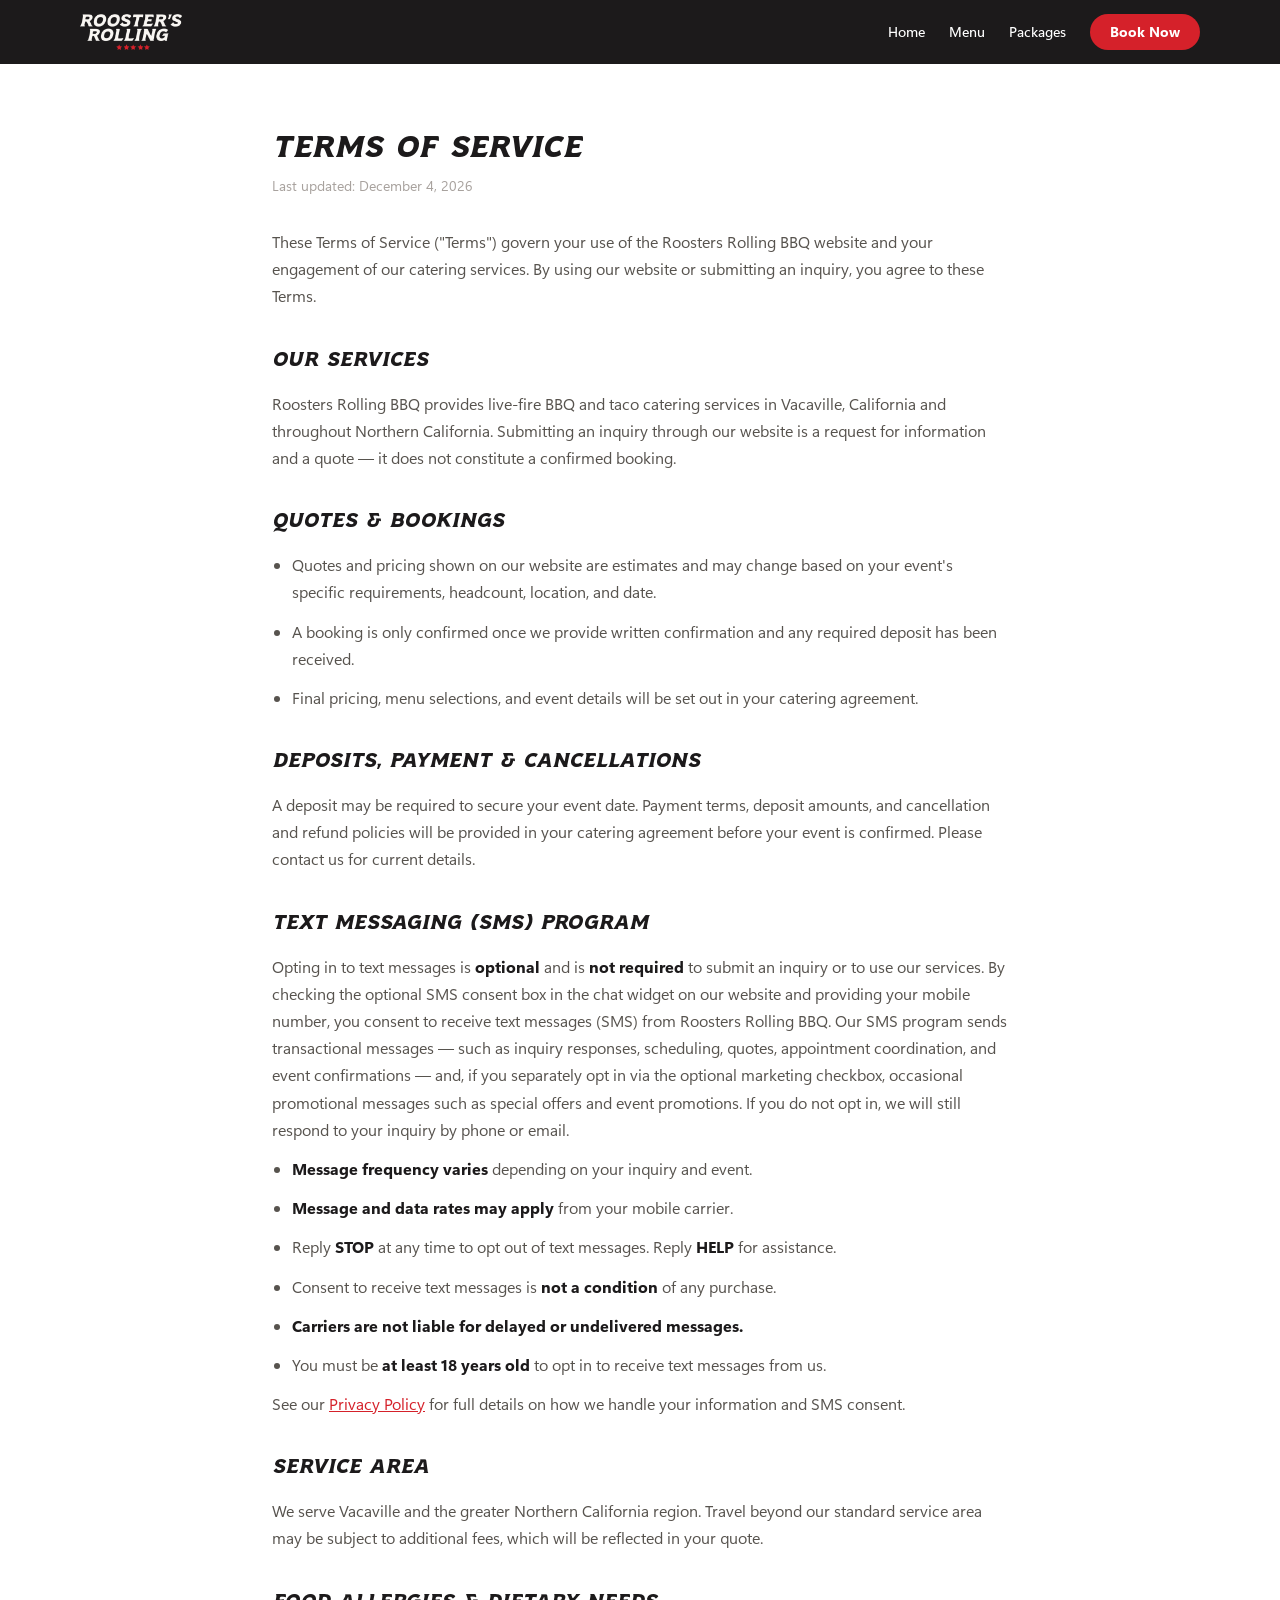
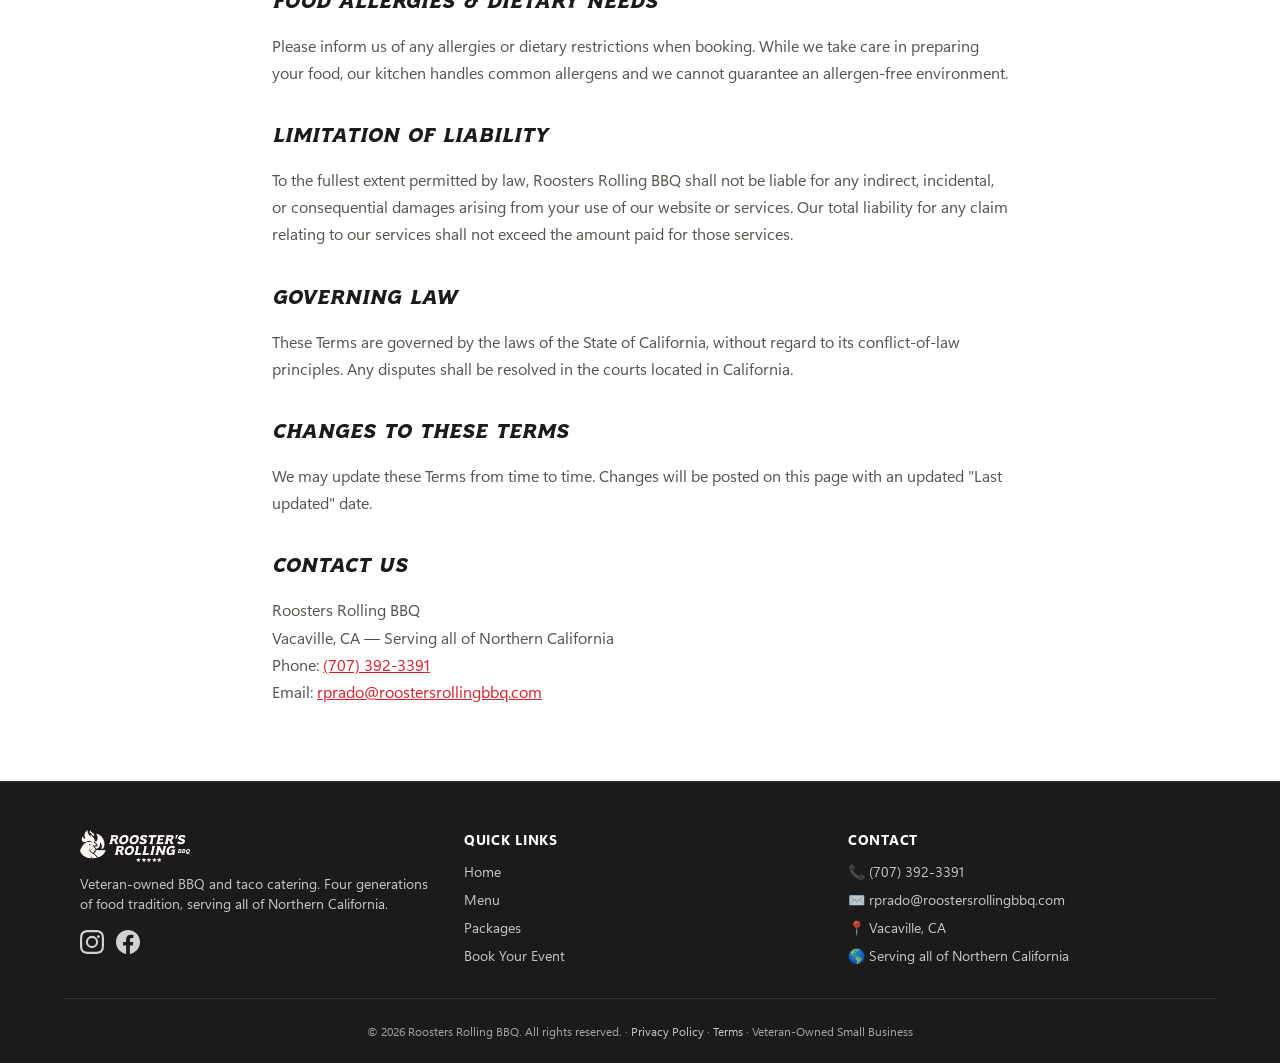
<file: terms.html>
<!DOCTYPE html>
<html lang="en">
<head>
  <meta charset="UTF-8" />
  <!-- Google Tag Manager -->
  <script>(function(w,d,s,l,i){w[l]=w[l]||[];w[l].push({'gtm.start':
  new Date().getTime(),event:'gtm.js'});var f=d.getElementsByTagName(s)[0],
  j=d.createElement(s),dl=l!='dataLayer'?'&l='+l:'';j.async=true;j.src=
  'https://www.googletagmanager.com/gtm.js?id='+i+dl;f.parentNode.insertBefore(j,f);
  })(window,document,'script','dataLayer','GTM-M4TFTVSF');</script>
  <!-- End Google Tag Manager -->
  <meta name="viewport" content="width=device-width, initial-scale=1.0" />
  <title>Terms of Service — Roosters Rolling BBQ</title>
  <meta name="description" content="Terms of Service for Roosters Rolling BBQ catering, including booking conditions and SMS/messaging terms." />
  <link rel="canonical" href="https://roostersrollingbbq.com/terms.html" />
  <meta name="theme-color" content="#D5212A" />
  <link rel="icon" type="image/png" href="/assets/brand-rooster.png" />
  <link rel="apple-touch-icon" href="/assets/brand-rooster.png" />
  <meta property="og:type" content="website" />
  <meta property="og:site_name" content="Roosters Rolling BBQ" />
  <meta property="og:locale" content="en_US" />
  <meta property="og:title" content="Terms of Service — Roosters Rolling BBQ" />
  <meta property="og:url" content="https://roostersrollingbbq.com/terms.html" />
  <!-- Google tag (gtag.js) — GA4. MEASUREMENT ID lives here as a literal value.
       To change it, find/replace G-GP4PMEYQV2 across every *.html file, e.g.:
         grep -rl G-GP4PMEYQV2 *.html | xargs sed -i '' 's/G-GP4PMEYQV2/G-YOURID/g'
       It must remain a literal <script> in <head> on every page (do NOT inject via
       JS after load) so Google's tag detector / GA4 data-collection check sees it. -->
  <script async src="https://www.googletagmanager.com/gtag/js?id=G-GP4PMEYQV2"></script>
  <script>
    window.dataLayer = window.dataLayer || [];
    function gtag(){dataLayer.push(arguments);}
    gtag('js', new Date());
    gtag('config', 'G-GP4PMEYQV2');
  </script>
  <link rel="stylesheet" href="assets/styles.css" />
  <link rel="preload" href="assets/Tenaciou-HeavyOblique.woff2" as="font" type="font/woff2" crossorigin>
  <style>
    @font-face {
      font-family: 'Tenacious';
      src: url('assets/Tenaciou-HeavyOblique.woff2') format('woff2');
      font-display: swap;
      font-weight: 900;
    }
    @font-face {
      font-family: 'SegoeUI';
      src: url('assets/SegUIVar.woff2') format('woff2');
      font-display: swap;
      font-weight: 100 900;
    }
    :root {
      --brand-red: #D5212A;
      --brand-red-dark: #b81b23;
      --brand-offwhite: #F9F6F2;
      --brand-black: #1C1A1B;
    }
    body { font-family: 'SegoeUI', sans-serif; }
    h1, h2, h3 { font-family: 'Tenacious', serif; }
    .btn-red { background-color: var(--brand-red); transition: background-color 0.2s; }
    .btn-red:hover { background-color: var(--brand-red-dark); }
    .prose h2 { color: var(--brand-black); font-size: 1.5rem; margin-top: 2rem; margin-bottom: 0.75rem; }
    .prose p, .prose li { color: #57534e; line-height: 1.7; margin-bottom: 0.75rem; }
    .prose ul { list-style: disc; padding-left: 1.25rem; margin-bottom: 0.75rem; }
    .prose a { color: var(--brand-red); text-decoration: underline; }
    .prose strong { color: var(--brand-black); }
    .sr-only { position: absolute; width: 1px; height: 1px; padding: 0; margin: -1px; overflow: hidden; clip: rect(0,0,0,0); white-space: nowrap; border: 0; }
    a:focus-visible, button:focus-visible, input:focus-visible, textarea:focus-visible, [tabindex]:focus-visible { outline: 3px solid var(--brand-red); outline-offset: 2px; border-radius: 4px; }
    .skip-link { position: absolute; left: 8px; top: -48px; z-index: 100; background: var(--brand-red); color: #fff; padding: 10px 16px; border-radius: 0 0 8px 8px; font-weight: 700; transition: top 0.15s; }
    .skip-link:focus { top: 0; }
  </style>
</head>
<body style="background:#fff;">
  <!-- Google Tag Manager (noscript) -->
  <noscript><iframe src="https://www.googletagmanager.com/ns.html?id=GTM-M4TFTVSF"
  height="0" width="0" style="display:none;visibility:hidden"></iframe></noscript>
  <!-- End Google Tag Manager (noscript) -->

  <a href="#main" class="skip-link">Skip to content</a>

  <!-- NAVBAR -->
  <nav class="fixed top-0 left-0 right-0 z-50" style="background-color:var(--brand-black);">
    <div class="max-w-6xl mx-auto px-4 flex items-center justify-between h-16">
      <a href="index.html"><img src="assets/logo-logotype-white.png" alt="Roosters Rolling BBQ" style="height:36px;" /></a>
      <div class="hidden md:flex items-center gap-6">
        <a href="index.html" class="text-white text-sm font-medium hover:text-red-400 transition-colors">Home</a>
        <a href="menu.html" class="text-white text-sm font-medium hover:text-red-400 transition-colors">Menu</a>
        <a href="packages.html" class="text-white text-sm font-medium hover:text-red-400 transition-colors">Packages</a>
        <a href="book.html" class="btn-red text-white text-sm font-bold px-5 py-2 rounded-full">Book Now</a>
      </div>
      <button id="menuBtn" class="md:hidden text-white" aria-label="Toggle navigation menu" aria-expanded="false" aria-controls="mobileMenu">
        <svg id="iconOpen" class="w-6 h-6" fill="none" stroke="currentColor" viewBox="0 0 24 24"><path stroke-linecap="round" stroke-linejoin="round" stroke-width="2" d="M4 6h16M4 12h16M4 18h16"/></svg>
        <svg id="iconClose" class="w-6 h-6 hidden" fill="none" stroke="currentColor" viewBox="0 0 24 24"><path stroke-linecap="round" stroke-linejoin="round" stroke-width="2" d="M6 18L18 6M6 6l12 12"/></svg>
      </button>
    </div>
    <div id="mobileMenu" class="hidden md:hidden px-4 pb-4 flex flex-col gap-3" style="background-color:var(--brand-black);">
      <a href="index.html" class="text-white text-sm font-medium py-2 border-b border-white/10">Home</a>
      <a href="menu.html" class="text-white text-sm font-medium py-2 border-b border-white/10">Menu</a>
      <a href="packages.html" class="text-white text-sm font-medium py-2 border-b border-white/10">Packages</a>
      <a href="book.html" class="btn-red text-white text-sm font-bold px-5 py-2.5 rounded-full text-center mt-1">Book Now</a>
    </div>
  </nav>
  <div id="main" tabindex="-1" style="height:64px;"></div>

  <!-- CONTENT -->
  <div class="max-w-3xl mx-auto px-4 py-16">
    <h1 class="text-4xl font-black mb-2" style="color:var(--brand-black);">Terms of Service</h1>
    <p class="text-sm text-stone-400 mb-8">Last updated: <span id="updated"></span></p>

    <div class="prose">
      <p>These Terms of Service ("Terms") govern your use of the Roosters Rolling BBQ website and your engagement of our catering services. By using our website or submitting an inquiry, you agree to these Terms.</p>

      <h2>Our Services</h2>
      <p>Roosters Rolling BBQ provides live-fire BBQ and taco catering services in Vacaville, California and throughout Northern California. Submitting an inquiry through our website is a request for information and a quote — it does not constitute a confirmed booking.</p>

      <h2>Quotes &amp; Bookings</h2>
      <ul>
        <li>Quotes and pricing shown on our website are estimates and may change based on your event's specific requirements, headcount, location, and date.</li>
        <li>A booking is only confirmed once we provide written confirmation and any required deposit has been received.</li>
        <li>Final pricing, menu selections, and event details will be set out in your catering agreement.</li>
      </ul>

      <h2>Deposits, Payment &amp; Cancellations</h2>
      <p>A deposit may be required to secure your event date. Payment terms, deposit amounts, and cancellation and refund policies will be provided in your catering agreement before your event is confirmed. Please contact us for current details.</p>

      <h2>Text Messaging (SMS) Program</h2>
      <p>Opting in to text messages is <strong>optional</strong> and is <strong>not required</strong> to submit an inquiry or to use our services. By checking the optional SMS consent box in the chat widget on our website and providing your mobile number, you consent to receive text messages (SMS) from Roosters Rolling BBQ. Our SMS program sends transactional messages — such as inquiry responses, scheduling, quotes, appointment coordination, and event confirmations — and, if you separately opt in via the optional marketing checkbox, occasional promotional messages such as special offers and event promotions. If you do not opt in, we will still respond to your inquiry by phone or email.</p>
      <ul>
        <li><strong>Message frequency varies</strong> depending on your inquiry and event.</li>
        <li><strong>Message and data rates may apply</strong> from your mobile carrier.</li>
        <li>Reply <strong>STOP</strong> at any time to opt out of text messages. Reply <strong>HELP</strong> for assistance.</li>
        <li>Consent to receive text messages is <strong>not a condition</strong> of any purchase.</li>
        <li><strong>Carriers are not liable for delayed or undelivered messages.</strong></li>
        <li>You must be <strong>at least 18 years old</strong> to opt in to receive text messages from us.</li>
      </ul>
      <p>See our <a href="privacy.html">Privacy Policy</a> for full details on how we handle your information and SMS consent.</p>

      <h2>Service Area</h2>
      <p>We serve Vacaville and the greater Northern California region. Travel beyond our standard service area may be subject to additional fees, which will be reflected in your quote.</p>

      <h2>Food Allergies &amp; Dietary Needs</h2>
      <p>Please inform us of any allergies or dietary restrictions when booking. While we take care in preparing your food, our kitchen handles common allergens and we cannot guarantee an allergen-free environment.</p>

      <h2>Limitation of Liability</h2>
      <p>To the fullest extent permitted by law, Roosters Rolling BBQ shall not be liable for any indirect, incidental, or consequential damages arising from your use of our website or services. Our total liability for any claim relating to our services shall not exceed the amount paid for those services.</p>

      <h2>Governing Law</h2>
      <p>These Terms are governed by the laws of the State of California, without regard to its conflict-of-law principles. Any disputes shall be resolved in the courts located in California.</p>

      <h2>Changes to These Terms</h2>
      <p>We may update these Terms from time to time. Changes will be posted on this page with an updated "Last updated" date.</p>

      <h2>Contact Us</h2>
      <p>
        Roosters Rolling BBQ<br />
        Vacaville, CA — Serving all of Northern California<br />
        Phone: <a href="tel:+17073923391">(707) 392-3391</a><br />
        Email: <a href="mailto:rprado@roostersrollingbbq.com">rprado@roostersrollingbbq.com</a>
      </p>
    </div>
  </div>

  <!-- FOOTER -->
  <footer style="background-color:var(--brand-black);" class="text-white pt-12 pb-6 border-t border-white/10">
    <div class="max-w-6xl mx-auto px-4 grid md:grid-cols-3 gap-8 mb-8">
      <div>
        <img src="assets/logo-horizontal-white.png" alt="Roosters Rolling BBQ" style="height:32px;" class="mb-3" />
        <p class="text-sm" style="color:rgba(255,255,255,0.75);">Veteran-owned BBQ and taco catering. Four generations of food tradition, serving all of Northern California.</p>
        <!-- TODO (owner): replace the Instagram and Facebook URLs with your real profile links. -->
        <div class="flex gap-3 mt-4">
          <a href="https://www.instagram.com/YOUR_INSTAGRAM_HANDLE" target="_blank" rel="noopener" aria-label="Roosters Rolling BBQ on Instagram" class="transition-opacity hover:opacity-100" style="color:rgba(255,255,255,0.8);">
            <svg class="w-6 h-6" fill="currentColor" viewBox="0 0 24 24" aria-hidden="true"><path d="M12 2.16c3.2 0 3.58.01 4.85.07 1.17.05 1.8.25 2.23.41.56.22.96.48 1.38.9.42.42.68.82.9 1.38.16.42.36 1.06.41 2.23.06 1.27.07 1.65.07 4.85s-.01 3.58-.07 4.85c-.05 1.17-.25 1.8-.41 2.23-.22.56-.48.96-.9 1.38-.42.42-.82.68-1.38.9-.42.16-1.06.36-2.23.41-1.27.06-1.65.07-4.85.07s-3.58-.01-4.85-.07c-1.17-.05-1.8-.25-2.23-.41-.56-.22-.96-.48-1.38-.9-.42-.42-.68-.82-.9-1.38-.16-.42-.36-1.06-.41-2.23-.06-1.27-.07-1.65-.07-4.85s.01-3.58.07-4.85c.05-1.17.25-1.8.41-2.23.22-.56.48-.96.9-1.38.42-.42.82-.68 1.38-.9.42-.16 1.06-.36 2.23-.41 1.27-.06 1.65-.07 4.85-.07M12 0C8.74 0 8.33.01 7.05.07 5.78.13 4.9.33 4.14.63c-.79.31-1.46.72-2.13 1.38C1.35 2.68.94 3.35.63 4.14.33 4.9.13 5.78.07 7.05.01 8.33 0 8.74 0 12s.01 3.67.07 4.95c.06 1.27.26 2.15.56 2.91.31.79.72 1.46 1.38 2.13.67.66 1.34 1.07 2.13 1.38.76.3 1.64.5 2.91.56C8.33 23.99 8.74 24 12 24s3.67-.01 4.95-.07c1.27-.06 2.15-.26 2.91-.56.79-.31 1.46-.72 2.13-1.38.66-.67 1.07-1.34 1.38-2.13.3-.76.5-1.64.56-2.91.06-1.28.07-1.69.07-4.95s-.01-3.67-.07-4.95c-.06-1.27-.26-2.15-.56-2.91-.31-.79-.72-1.46-1.38-2.13C21.32 1.35 20.65.94 19.86.63 19.1.33 18.22.13 16.95.07 15.67.01 15.26 0 12 0zm0 5.84A6.16 6.16 0 1 0 18.16 12 6.16 6.16 0 0 0 12 5.84zM12 16a4 4 0 1 1 4-4 4 4 0 0 1-4 4zm6.41-10.85a1.44 1.44 0 1 0 1.44 1.44 1.44 1.44 0 0 0-1.44-1.44z"/></svg>
          </a>
          <a href="https://www.facebook.com/YOUR_FACEBOOK_PAGE" target="_blank" rel="noopener" aria-label="Roosters Rolling BBQ on Facebook" class="transition-opacity hover:opacity-100" style="color:rgba(255,255,255,0.8);">
            <svg class="w-6 h-6" fill="currentColor" viewBox="0 0 24 24" aria-hidden="true"><path d="M24 12.07C24 5.4 18.63 0 12 0S0 5.4 0 12.07c0 6.03 4.39 11.03 10.13 11.93v-8.44H7.08v-3.49h3.05V9.41c0-3.02 1.79-4.69 4.53-4.69 1.31 0 2.68.24 2.68.24v2.97h-1.51c-1.49 0-1.96.93-1.96 1.89v2.25h3.33l-.53 3.49h-2.8V24C19.61 23.1 24 18.1 24 12.07z"/></svg>
          </a>
        </div>
      </div>
      <div>
        <h4 class="font-bold text-sm mb-3 tracking-wider uppercase">Quick Links</h4>
        <div class="flex flex-col gap-2">
          <a href="index.html" class="text-sm hover:text-white transition-colors" style="color:rgba(255,255,255,0.75);">Home</a>
          <a href="menu.html" class="text-sm hover:text-white transition-colors" style="color:rgba(255,255,255,0.75);">Menu</a>
          <a href="packages.html" class="text-sm hover:text-white transition-colors" style="color:rgba(255,255,255,0.75);">Packages</a>
          <a href="book.html" class="text-sm hover:text-white transition-colors" style="color:rgba(255,255,255,0.75);">Book Your Event</a>
        </div>
      </div>
      <div>
        <h4 class="font-bold text-sm mb-3 tracking-wider uppercase">Contact</h4>
        <div class="flex flex-col gap-2 text-sm" style="color:rgba(255,255,255,0.75);">
          <a href="tel:+17073923391" class="hover:text-white transition-colors">📞 (707) 392-3391</a>
          <a href="mailto:rprado@roostersrollingbbq.com" class="hover:text-white transition-colors">✉️ rprado@roostersrollingbbq.com</a>
          <span>📍 Vacaville, CA</span>
          <span>🌎 Serving all of Northern California</span>
        </div>
      </div>
    </div>
    <div class="max-w-6xl mx-auto px-4 border-t border-white/10 pt-6 text-center text-xs" style="color:rgba(255,255,255,0.6);">
      © <span id="yr"></span> Roosters Rolling BBQ. All rights reserved. ·
      <a href="privacy.html" class="hover:text-white transition-colors" style="color:rgba(255,255,255,0.75);">Privacy Policy</a> ·
      <a href="terms.html" class="hover:text-white transition-colors" style="color:rgba(255,255,255,0.75);">Terms</a> ·
      Veteran-Owned Small Business
    </div>
  </footer>

  <script>
    document.getElementById('yr').textContent = new Date().getFullYear();
    document.getElementById('updated').textContent = new Date().toLocaleDateString('en-US', { year: 'numeric', month: 'long', day: 'numeric' });
    const menuBtn = document.getElementById('menuBtn');
    const mobileMenu = document.getElementById('mobileMenu');
    const iconOpen = document.getElementById('iconOpen');
    const iconClose = document.getElementById('iconClose');
    menuBtn.addEventListener('click', () => {
      const isHidden = mobileMenu.classList.toggle('hidden');
      iconOpen.classList.toggle('hidden', !isHidden);
      iconClose.classList.toggle('hidden', isHidden);
    });
  </script>
  <!-- GA4 lead-event tracking (Call / Email / Chat) — see assets/analytics-events.js -->
  <script src="/assets/analytics-events.js?v=1" defer></script>
  <!-- LeadConnector chat widget - single canonical SMS opt-in (A2P 10DLC) -->
  <script src="https://widgets.leadconnectorhq.com/loader.js" data-resources-url="https://widgets.leadconnectorhq.com/chat-widget/loader.js" data-widget-id="6a224644e53da97e71bd548a" data-source="WEB_USER"></script>
</body>
</html>
</file>
<file: assets/styles.css>
*,:after,:before{--tw-border-spacing-x:0;--tw-border-spacing-y:0;--tw-translate-x:0;--tw-translate-y:0;--tw-rotate:0;--tw-skew-x:0;--tw-skew-y:0;--tw-scale-x:1;--tw-scale-y:1;--tw-pan-x: ;--tw-pan-y: ;--tw-pinch-zoom: ;--tw-scroll-snap-strictness:proximity;--tw-gradient-from-position: ;--tw-gradient-via-position: ;--tw-gradient-to-position: ;--tw-ordinal: ;--tw-slashed-zero: ;--tw-numeric-figure: ;--tw-numeric-spacing: ;--tw-numeric-fraction: ;--tw-ring-inset: ;--tw-ring-offset-width:0px;--tw-ring-offset-color:#fff;--tw-ring-color:rgba(59,130,246,.5);--tw-ring-offset-shadow:0 0 #0000;--tw-ring-shadow:0 0 #0000;--tw-shadow:0 0 #0000;--tw-shadow-colored:0 0 #0000;--tw-blur: ;--tw-brightness: ;--tw-contrast: ;--tw-grayscale: ;--tw-hue-rotate: ;--tw-invert: ;--tw-saturate: ;--tw-sepia: ;--tw-drop-shadow: ;--tw-backdrop-blur: ;--tw-backdrop-brightness: ;--tw-backdrop-contrast: ;--tw-backdrop-grayscale: ;--tw-backdrop-hue-rotate: ;--tw-backdrop-invert: ;--tw-backdrop-opacity: ;--tw-backdrop-saturate: ;--tw-backdrop-sepia: ;--tw-contain-size: ;--tw-contain-layout: ;--tw-contain-paint: ;--tw-contain-style: }::backdrop{--tw-border-spacing-x:0;--tw-border-spacing-y:0;--tw-translate-x:0;--tw-translate-y:0;--tw-rotate:0;--tw-skew-x:0;--tw-skew-y:0;--tw-scale-x:1;--tw-scale-y:1;--tw-pan-x: ;--tw-pan-y: ;--tw-pinch-zoom: ;--tw-scroll-snap-strictness:proximity;--tw-gradient-from-position: ;--tw-gradient-via-position: ;--tw-gradient-to-position: ;--tw-ordinal: ;--tw-slashed-zero: ;--tw-numeric-figure: ;--tw-numeric-spacing: ;--tw-numeric-fraction: ;--tw-ring-inset: ;--tw-ring-offset-width:0px;--tw-ring-offset-color:#fff;--tw-ring-color:rgba(59,130,246,.5);--tw-ring-offset-shadow:0 0 #0000;--tw-ring-shadow:0 0 #0000;--tw-shadow:0 0 #0000;--tw-shadow-colored:0 0 #0000;--tw-blur: ;--tw-brightness: ;--tw-contrast: ;--tw-grayscale: ;--tw-hue-rotate: ;--tw-invert: ;--tw-saturate: ;--tw-sepia: ;--tw-drop-shadow: ;--tw-backdrop-blur: ;--tw-backdrop-brightness: ;--tw-backdrop-contrast: ;--tw-backdrop-grayscale: ;--tw-backdrop-hue-rotate: ;--tw-backdrop-invert: ;--tw-backdrop-opacity: ;--tw-backdrop-saturate: ;--tw-backdrop-sepia: ;--tw-contain-size: ;--tw-contain-layout: ;--tw-contain-paint: ;--tw-contain-style: }/*! tailwindcss v3.4.19 | MIT License | https://tailwindcss.com*/*,:after,:before{box-sizing:border-box;border:0 solid #e5e7eb}:after,:before{--tw-content:""}:host,html{line-height:1.5;-webkit-text-size-adjust:100%;-moz-tab-size:4;-o-tab-size:4;tab-size:4;font-family:ui-sans-serif,system-ui,sans-serif,Apple Color Emoji,Segoe UI Emoji,Segoe UI Symbol,Noto Color Emoji;font-feature-settings:normal;font-variation-settings:normal;-webkit-tap-highlight-color:transparent}body{margin:0;line-height:inherit}hr{height:0;color:inherit;border-top-width:1px}abbr:where([title]){-webkit-text-decoration:underline dotted;text-decoration:underline dotted}h1,h2,h3,h4,h5,h6{font-size:inherit;font-weight:inherit}a{color:inherit;text-decoration:inherit}b,strong{font-weight:bolder}code,kbd,pre,samp{font-family:ui-monospace,SFMono-Regular,Menlo,Monaco,Consolas,Liberation Mono,Courier New,monospace;font-feature-settings:normal;font-variation-settings:normal;font-size:1em}small{font-size:80%}sub,sup{font-size:75%;line-height:0;position:relative;vertical-align:baseline}sub{bottom:-.25em}sup{top:-.5em}table{text-indent:0;border-color:inherit;border-collapse:collapse}button,input,optgroup,select,textarea{font-family:inherit;font-feature-settings:inherit;font-variation-settings:inherit;font-size:100%;font-weight:inherit;line-height:inherit;letter-spacing:inherit;color:inherit;margin:0;padding:0}button,select{text-transform:none}button,input:where([type=button]),input:where([type=reset]),input:where([type=submit]){-webkit-appearance:button;background-color:transparent;background-image:none}:-moz-focusring{outline:auto}:-moz-ui-invalid{box-shadow:none}progress{vertical-align:baseline}::-webkit-inner-spin-button,::-webkit-outer-spin-button{height:auto}[type=search]{-webkit-appearance:textfield;outline-offset:-2px}::-webkit-search-decoration{-webkit-appearance:none}::-webkit-file-upload-button{-webkit-appearance:button;font:inherit}summary{display:list-item}blockquote,dd,dl,figure,h1,h2,h3,h4,h5,h6,hr,p,pre{margin:0}fieldset{margin:0}fieldset,legend{padding:0}menu,ol,ul{list-style:none;margin:0;padding:0}dialog{padding:0}textarea{resize:vertical}input::-moz-placeholder,textarea::-moz-placeholder{opacity:1;color:#9ca3af}input::placeholder,textarea::placeholder{opacity:1;color:#9ca3af}[role=button],button{cursor:pointer}:disabled{cursor:default}audio,canvas,embed,iframe,img,object,svg,video{display:block;vertical-align:middle}img,video{max-width:100%;height:auto}[hidden]:where(:not([hidden=until-found])){display:none}.pointer-events-none{pointer-events:none}.fixed{position:fixed}.absolute{position:absolute}.relative{position:relative}.inset-0{inset:0}.bottom-0{bottom:0}.left-0{left:0}.left-4{left:1rem}.right-0{right:0}.right-3{right:.75rem}.top-0{top:0}.top-1\/2{top:50%}.top-3{top:.75rem}.z-50{z-index:50}.mx-auto{margin-left:auto;margin-right:auto}.mb-1{margin-bottom:.25rem}.mb-10{margin-bottom:2.5rem}.mb-12{margin-bottom:3rem}.mb-14{margin-bottom:3.5rem}.mb-16{margin-bottom:4rem}.mb-2{margin-bottom:.5rem}.mb-3{margin-bottom:.75rem}.mb-4{margin-bottom:1rem}.mb-5{margin-bottom:1.25rem}.mb-6{margin-bottom:1.5rem}.mb-8{margin-bottom:2rem}.ml-1{margin-left:.25rem}.mt-1{margin-top:.25rem}.mt-4{margin-top:1rem}.mt-6{margin-top:1.5rem}.mt-8{margin-top:2rem}.block{display:block}.inline-block{display:inline-block}.flex{display:flex}.grid{display:grid}.hidden{display:none}.h-16{height:4rem}.h-4{height:1rem}.h-40{height:10rem}.h-6{height:1.5rem}.h-9{height:2.25rem}.h-full{height:100%}.min-h-screen{min-height:100vh}.w-16{width:4rem}.w-4{width:1rem}.w-56{width:14rem}.w-6{width:1.5rem}.w-9{width:2.25rem}.w-full{width:100%}.max-w-2xl{max-width:42rem}.max-w-3xl{max-width:48rem}.max-w-6xl{max-width:72rem}.max-w-xl{max-width:36rem}.flex-1{flex:1 1 0%}.flex-shrink{flex-shrink:1}.flex-shrink-0{flex-shrink:0}.-translate-y-1\/2{--tw-translate-y:-50%}.-translate-y-1\/2,.transform{transform:translate(var(--tw-translate-x),var(--tw-translate-y)) rotate(var(--tw-rotate)) skewX(var(--tw-skew-x)) skewY(var(--tw-skew-y)) scaleX(var(--tw-scale-x)) scaleY(var(--tw-scale-y))}.select-none{-webkit-user-select:none;-moz-user-select:none;user-select:none}.grid-cols-2{grid-template-columns:repeat(2,minmax(0,1fr))}.flex-col{flex-direction:column}.flex-wrap{flex-wrap:wrap}.items-start{align-items:flex-start}.items-end{align-items:flex-end}.items-center{align-items:center}.justify-center{justify-content:center}.justify-between{justify-content:space-between}.gap-0\.5{gap:.125rem}.gap-10{gap:2.5rem}.gap-2{gap:.5rem}.gap-3{gap:.75rem}.gap-4{gap:1rem}.gap-6{gap:1.5rem}.gap-8{gap:2rem}.space-y-1\.5>:not([hidden])~:not([hidden]){--tw-space-y-reverse:0;margin-top:calc(.375rem*(1 - var(--tw-space-y-reverse)));margin-bottom:calc(.375rem*var(--tw-space-y-reverse))}.space-y-3>:not([hidden])~:not([hidden]){--tw-space-y-reverse:0;margin-top:calc(.75rem*(1 - var(--tw-space-y-reverse)));margin-bottom:calc(.75rem*var(--tw-space-y-reverse))}.space-y-5>:not([hidden])~:not([hidden]){--tw-space-y-reverse:0;margin-top:calc(1.25rem*(1 - var(--tw-space-y-reverse)));margin-bottom:calc(1.25rem*var(--tw-space-y-reverse))}.overflow-hidden{overflow:hidden}.rounded-2xl{border-radius:1rem}.rounded-3xl{border-radius:1.5rem}.rounded-\[2rem\]{border-radius:2rem}.rounded-full{border-radius:9999px}.rounded-xl{border-radius:.75rem}.border{border-width:1px}.border-2{border-width:2px}.border-4{border-width:4px}.border-b{border-bottom-width:1px}.border-t{border-top-width:1px}.border-green-200{--tw-border-opacity:1;border-color:rgb(187 247 208/var(--tw-border-opacity,1))}.border-red-200{--tw-border-opacity:1;border-color:rgb(254 202 202/var(--tw-border-opacity,1))}.border-stone-200{--tw-border-opacity:1;border-color:rgb(231 229 228/var(--tw-border-opacity,1))}.border-stone-300{--tw-border-opacity:1;border-color:rgb(214 211 209/var(--tw-border-opacity,1))}.border-white\/10{border-color:hsla(0,0%,100%,.1)}.bg-gray-100{--tw-bg-opacity:1;background-color:rgb(243 244 246/var(--tw-bg-opacity,1))}.bg-green-50{--tw-bg-opacity:1;background-color:rgb(240 253 244/var(--tw-bg-opacity,1))}.bg-red-50{--tw-bg-opacity:1;background-color:rgb(254 242 242/var(--tw-bg-opacity,1))}.bg-white{--tw-bg-opacity:1;background-color:rgb(255 255 255/var(--tw-bg-opacity,1))}.object-contain{-o-object-fit:contain;object-fit:contain}.object-cover{-o-object-fit:cover;object-fit:cover}.p-10{padding:2.5rem}.p-4{padding:1rem}.p-5{padding:1.25rem}.p-6{padding:1.5rem}.p-8{padding:2rem}.px-10{padding-left:2.5rem;padding-right:2.5rem}.px-3{padding-left:.75rem;padding-right:.75rem}.px-4{padding-left:1rem;padding-right:1rem}.px-5{padding-left:1.25rem;padding-right:1.25rem}.px-6{padding-left:1.5rem;padding-right:1.5rem}.px-8{padding-left:2rem;padding-right:2rem}.py-1{padding-top:.25rem;padding-bottom:.25rem}.py-16{padding-top:4rem;padding-bottom:4rem}.py-2{padding-top:.5rem;padding-bottom:.5rem}.py-2\.5{padding-top:.625rem;padding-bottom:.625rem}.py-20{padding-top:5rem;padding-bottom:5rem}.py-28{padding-top:7rem;padding-bottom:7rem}.py-3{padding-top:.75rem;padding-bottom:.75rem}.py-3\.5{padding-top:.875rem;padding-bottom:.875rem}.py-4{padding-top:1rem}.pb-4,.py-4{padding-bottom:1rem}.pb-6{padding-bottom:1.5rem}.pl-8{padding-left:2rem}.pr-4{padding-right:1rem}.pt-12{padding-top:3rem}.pt-6{padding-top:1.5rem}.text-center{text-align:center}.text-2xl{font-size:1.5rem;line-height:2rem}.text-3xl{font-size:1.875rem;line-height:2.25rem}.text-4xl{font-size:2.25rem;line-height:2.5rem}.text-5xl{font-size:3rem;line-height:1}.text-lg{font-size:1.125rem;line-height:1.75rem}.text-sm{font-size:.875rem;line-height:1.25rem}.text-xl{font-size:1.25rem;line-height:1.75rem}.text-xs{font-size:.75rem;line-height:1rem}.font-black{font-weight:900}.font-bold{font-weight:700}.font-medium{font-weight:500}.font-normal{font-weight:400}.font-semibold{font-weight:600}.uppercase{text-transform:uppercase}.italic{font-style:italic}.leading-relaxed{line-height:1.625}.leading-tight{line-height:1.25}.tracking-wider{letter-spacing:.05em}.tracking-widest{letter-spacing:.1em}.text-gray-600{--tw-text-opacity:1;color:rgb(75 85 99/var(--tw-text-opacity,1))}.text-green-800{--tw-text-opacity:1;color:rgb(22 101 52/var(--tw-text-opacity,1))}.text-red-700{--tw-text-opacity:1;color:rgb(185 28 28/var(--tw-text-opacity,1))}.text-stone-400{--tw-text-opacity:1;color:rgb(168 162 158/var(--tw-text-opacity,1))}.text-stone-500{--tw-text-opacity:1;color:rgb(120 113 108/var(--tw-text-opacity,1))}.text-stone-600{--tw-text-opacity:1;color:rgb(87 83 78/var(--tw-text-opacity,1))}.text-stone-700{--tw-text-opacity:1;color:rgb(68 64 60/var(--tw-text-opacity,1))}.text-stone-800{--tw-text-opacity:1;color:rgb(41 37 36/var(--tw-text-opacity,1))}.text-white{--tw-text-opacity:1;color:rgb(255 255 255/var(--tw-text-opacity,1))}.underline{text-decoration-line:underline}.accent-red-600{accent-color:#dc2626}.shadow-2xl{--tw-shadow:0 25px 50px -12px rgba(0,0,0,.25);--tw-shadow-colored:0 25px 50px -12px var(--tw-shadow-color)}.shadow-2xl,.shadow-sm{box-shadow:var(--tw-ring-offset-shadow,0 0 #0000),var(--tw-ring-shadow,0 0 #0000),var(--tw-shadow)}.shadow-sm{--tw-shadow:0 1px 2px 0 rgba(0,0,0,.05);--tw-shadow-colored:0 1px 2px 0 var(--tw-shadow-color)}.shadow-xl{--tw-shadow:0 20px 25px -5px rgba(0,0,0,.1),0 8px 10px -6px rgba(0,0,0,.1);--tw-shadow-colored:0 20px 25px -5px var(--tw-shadow-color),0 8px 10px -6px var(--tw-shadow-color);box-shadow:var(--tw-ring-offset-shadow,0 0 #0000),var(--tw-ring-shadow,0 0 #0000),var(--tw-shadow)}.outline{outline-style:solid}.invert{--tw-invert:invert(100%)}.invert,.sepia{filter:var(--tw-blur) var(--tw-brightness) var(--tw-contrast) var(--tw-grayscale) var(--tw-hue-rotate) var(--tw-invert) var(--tw-saturate) var(--tw-sepia) var(--tw-drop-shadow)}.sepia{--tw-sepia:sepia(100%)}.transition{transition-property:color,background-color,border-color,text-decoration-color,fill,stroke,opacity,box-shadow,transform,filter,-webkit-backdrop-filter;transition-property:color,background-color,border-color,text-decoration-color,fill,stroke,opacity,box-shadow,transform,filter,backdrop-filter;transition-property:color,background-color,border-color,text-decoration-color,fill,stroke,opacity,box-shadow,transform,filter,backdrop-filter,-webkit-backdrop-filter;transition-timing-function:cubic-bezier(.4,0,.2,1);transition-duration:.15s}.transition-colors{transition-property:color,background-color,border-color,text-decoration-color,fill,stroke;transition-timing-function:cubic-bezier(.4,0,.2,1);transition-duration:.15s}.transition-opacity{transition-property:opacity;transition-timing-function:cubic-bezier(.4,0,.2,1);transition-duration:.15s}.transition-shadow{transition-property:box-shadow;transition-timing-function:cubic-bezier(.4,0,.2,1);transition-duration:.15s}.transition-transform{transition-property:transform;transition-timing-function:cubic-bezier(.4,0,.2,1);transition-duration:.15s}.duration-500{transition-duration:.5s}.ease-out{transition-timing-function:cubic-bezier(0,0,.2,1)}.hover\:-translate-y-1:hover{--tw-translate-y:-0.25rem}.hover\:-translate-y-1:hover,.hover\:scale-105:hover{transform:translate(var(--tw-translate-x),var(--tw-translate-y)) rotate(var(--tw-rotate)) skewX(var(--tw-skew-x)) skewY(var(--tw-skew-y)) scaleX(var(--tw-scale-x)) scaleY(var(--tw-scale-y))}.hover\:scale-105:hover{--tw-scale-x:1.05;--tw-scale-y:1.05}.hover\:border-white:hover{--tw-border-opacity:1;border-color:rgb(255 255 255/var(--tw-border-opacity,1))}.hover\:text-red-400:hover{--tw-text-opacity:1;color:rgb(248 113 113/var(--tw-text-opacity,1))}.hover\:text-stone-600:hover{--tw-text-opacity:1;color:rgb(87 83 78/var(--tw-text-opacity,1))}.hover\:text-white:hover{--tw-text-opacity:1;color:rgb(255 255 255/var(--tw-text-opacity,1))}.hover\:underline:hover{text-decoration-line:underline}.hover\:opacity-90:hover{opacity:.9}.hover\:shadow-md:hover{--tw-shadow:0 4px 6px -1px rgba(0,0,0,.1),0 2px 4px -2px rgba(0,0,0,.1);--tw-shadow-colored:0 4px 6px -1px var(--tw-shadow-color),0 2px 4px -2px var(--tw-shadow-color);box-shadow:var(--tw-ring-offset-shadow,0 0 #0000),var(--tw-ring-shadow,0 0 #0000),var(--tw-shadow)}.focus\:outline-none:focus{outline:2px solid transparent;outline-offset:2px}@media (min-width:640px){.sm\:grid-cols-2{grid-template-columns:repeat(2,minmax(0,1fr))}.sm\:flex-row{flex-direction:row}}@media (min-width:768px){.md\:flex{display:flex}.md\:hidden{display:none}.md\:grid-cols-2{grid-template-columns:repeat(2,minmax(0,1fr))}.md\:grid-cols-3{grid-template-columns:repeat(3,minmax(0,1fr))}.md\:grid-cols-4{grid-template-columns:repeat(4,minmax(0,1fr))}.md\:py-40{padding-top:10rem;padding-bottom:10rem}.md\:text-5xl{font-size:3rem;line-height:1}.md\:text-7xl{font-size:4.5rem;line-height:1}}@media (min-width:1024px){.lg\:grid-cols-2{grid-template-columns:repeat(2,minmax(0,1fr))}.lg\:grid-cols-3{grid-template-columns:repeat(3,minmax(0,1fr))}}
</file>
